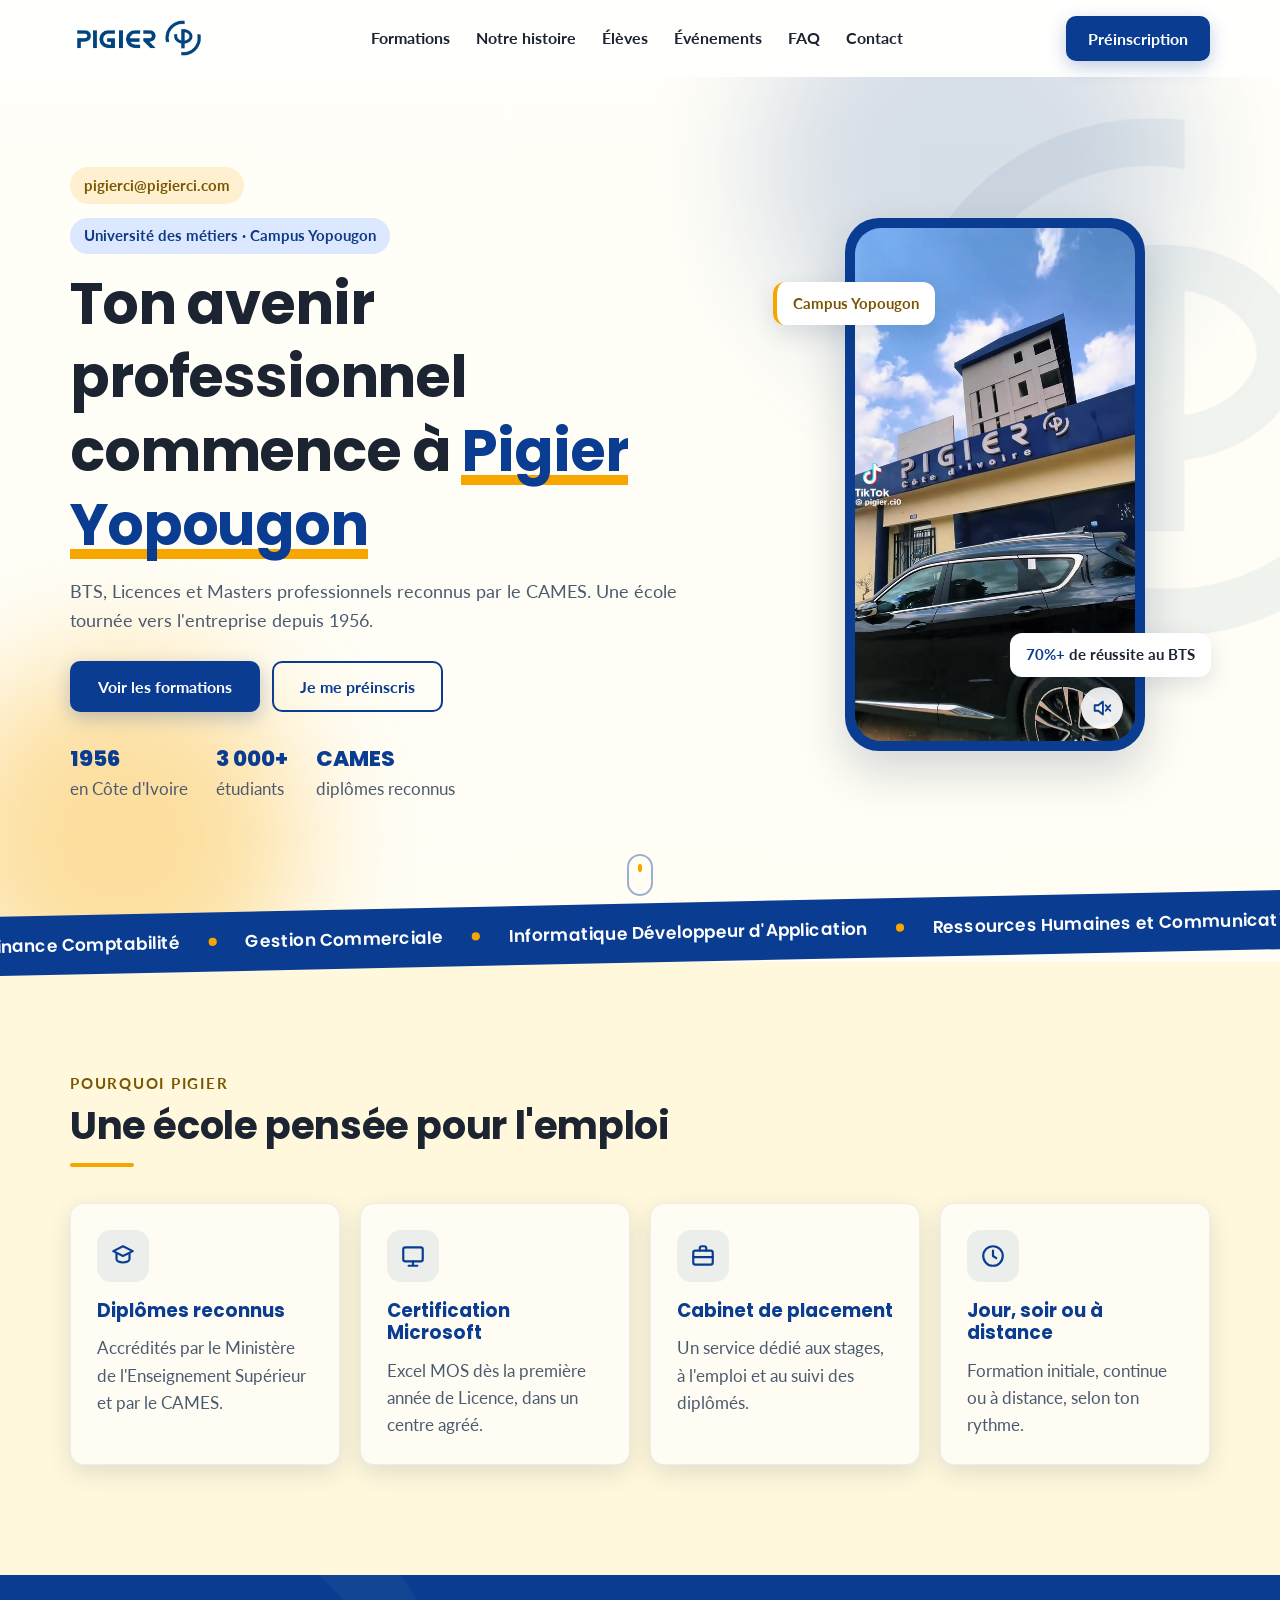
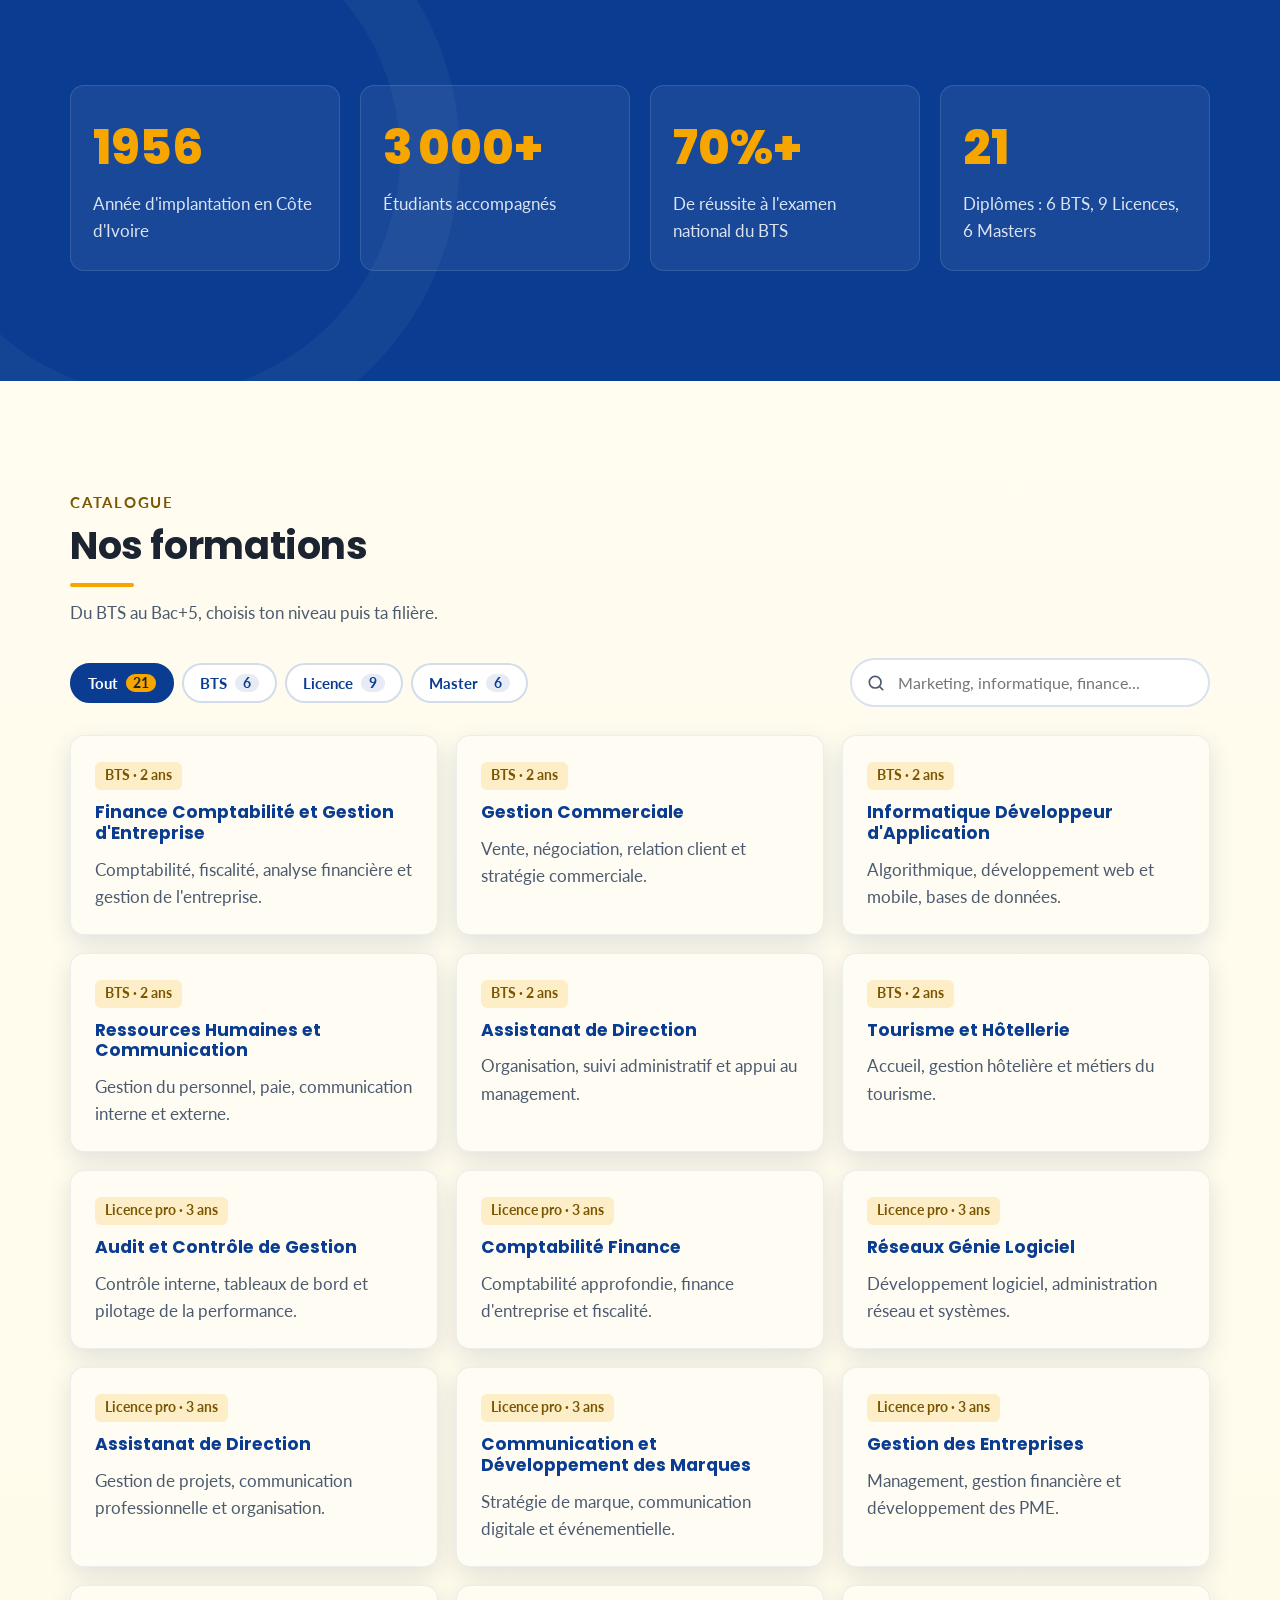
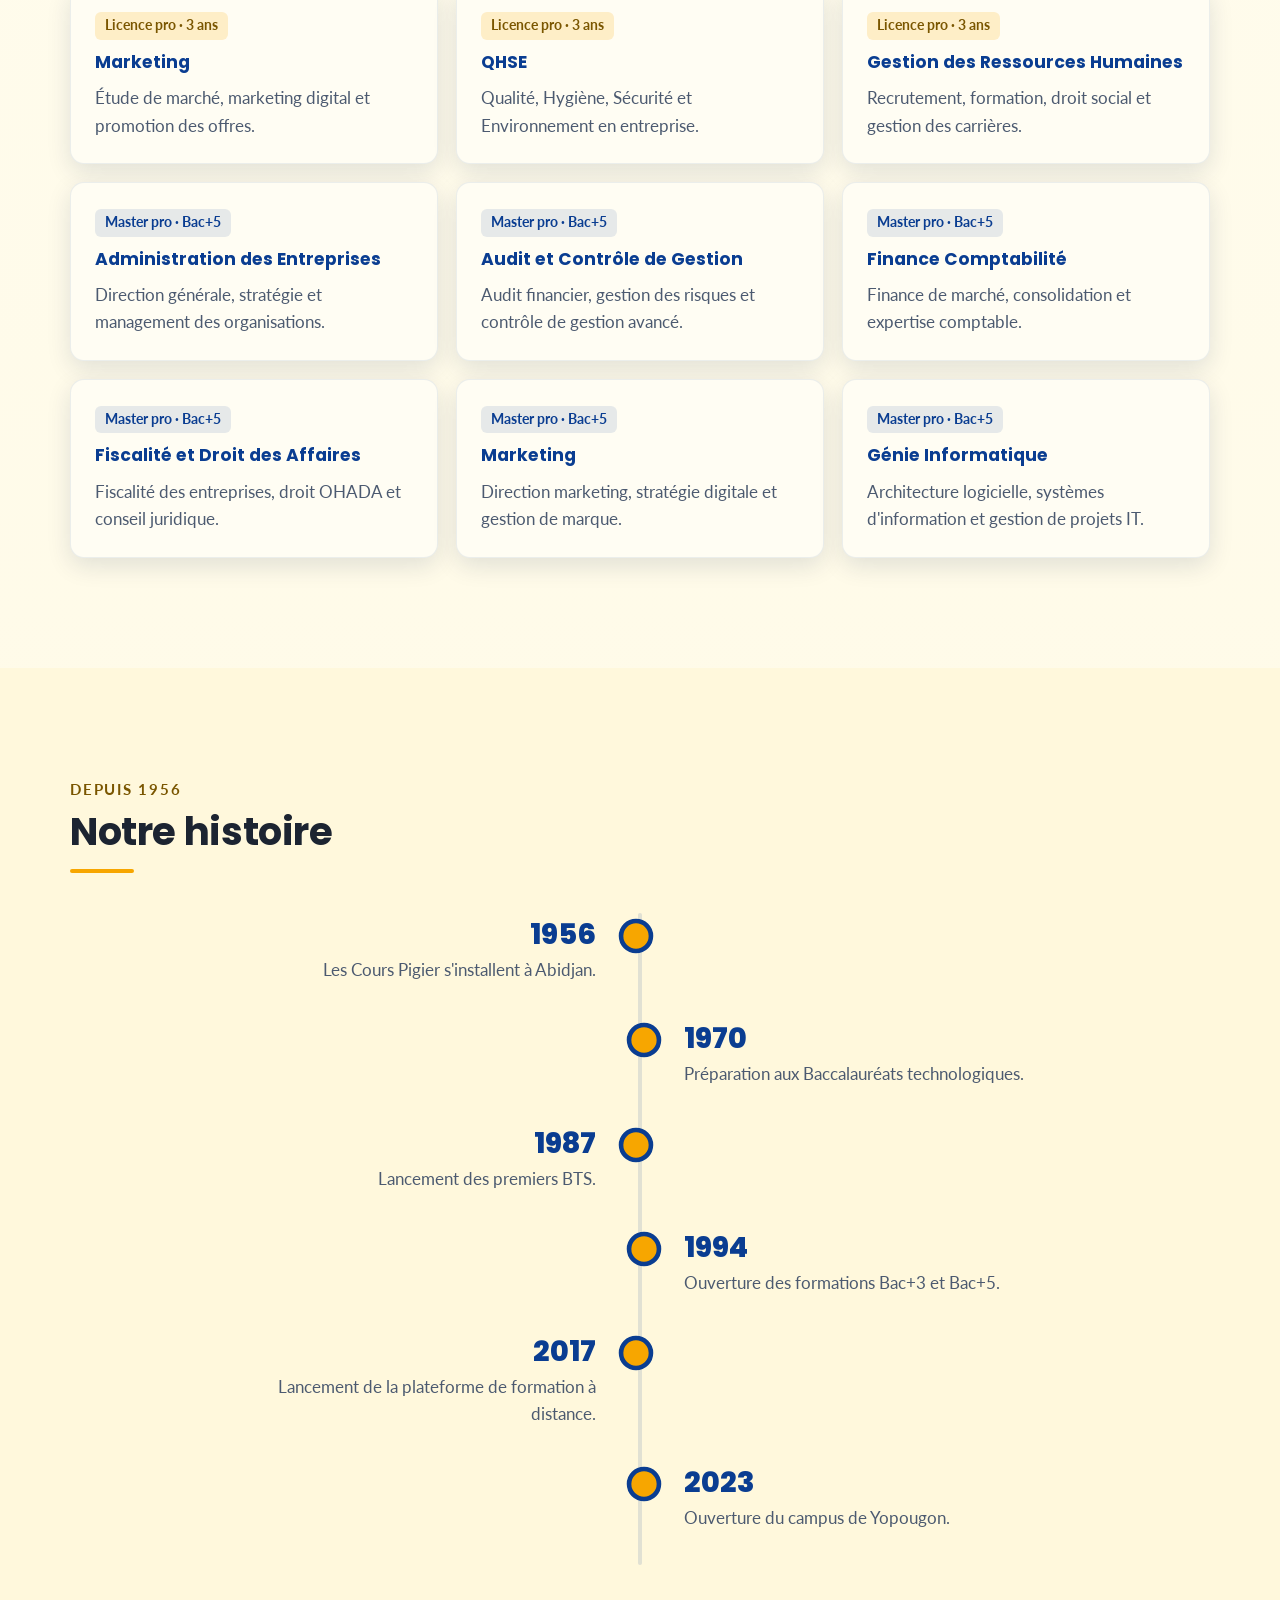
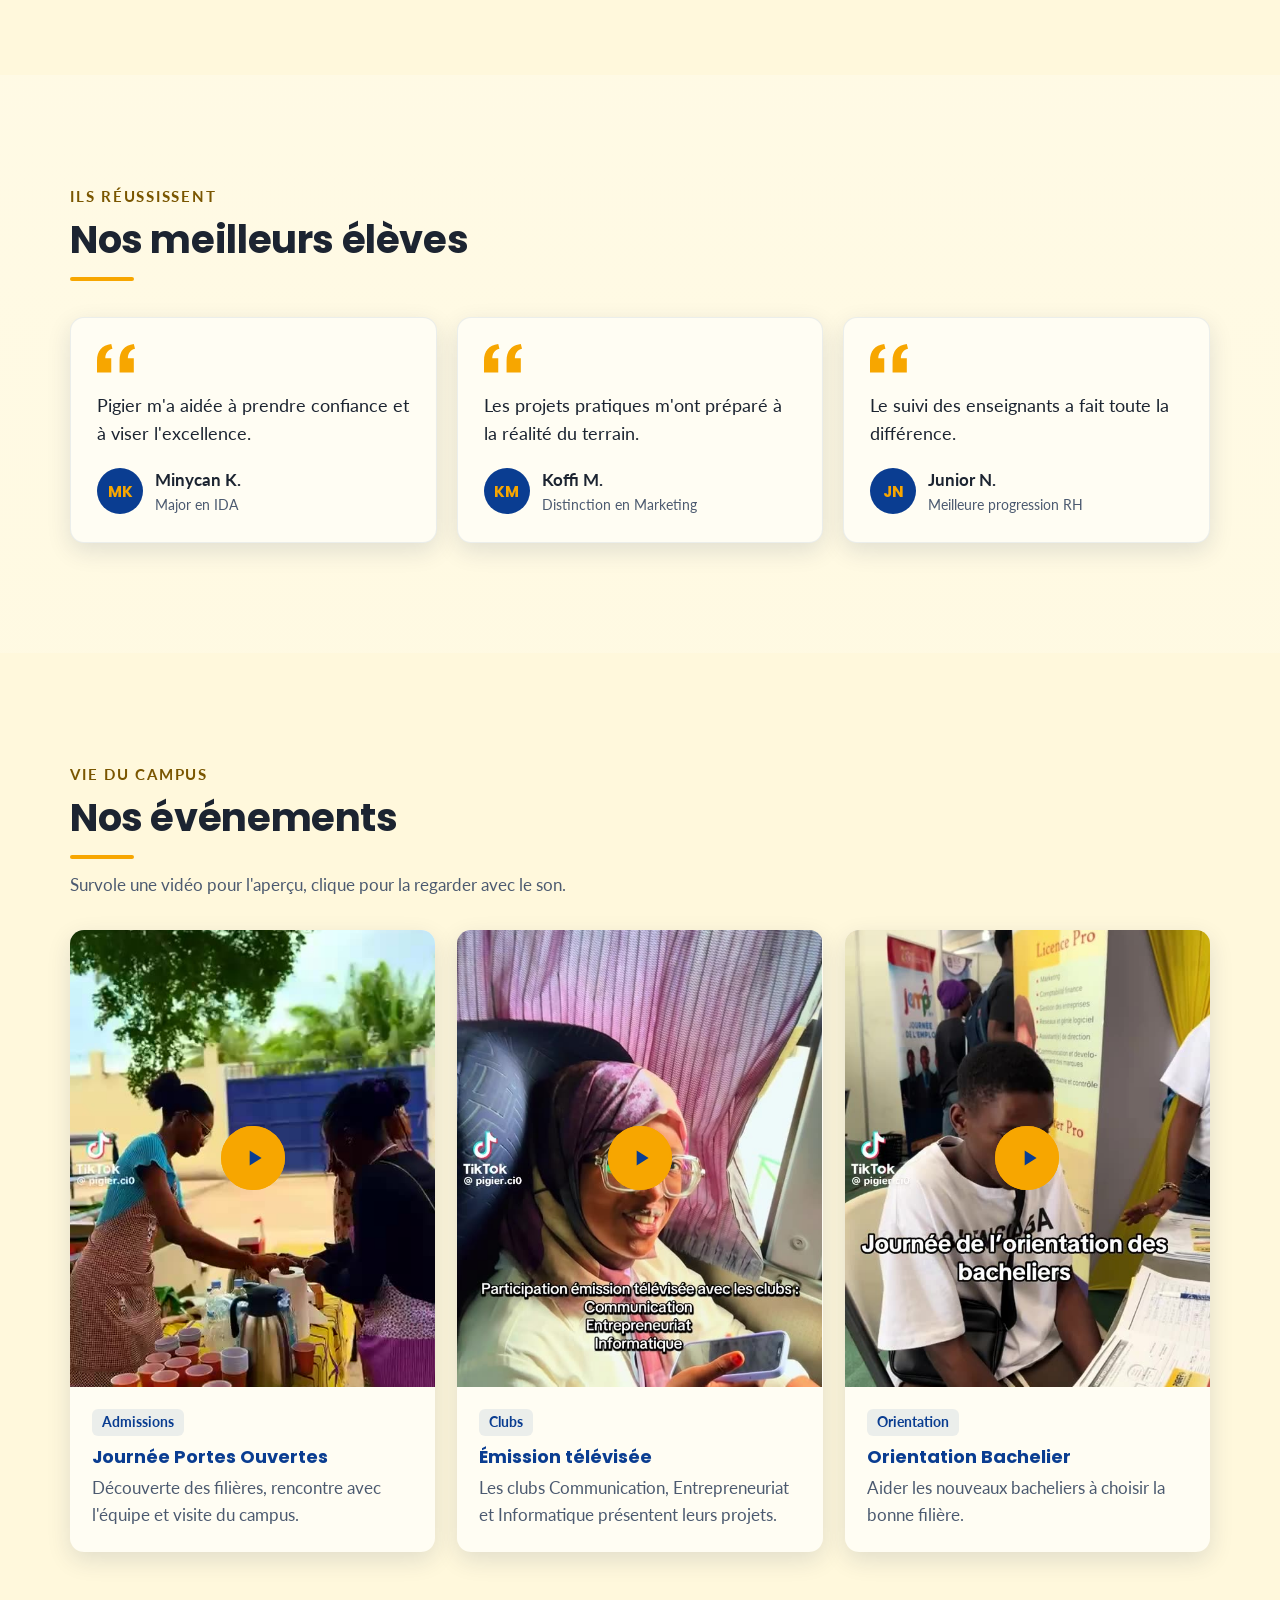
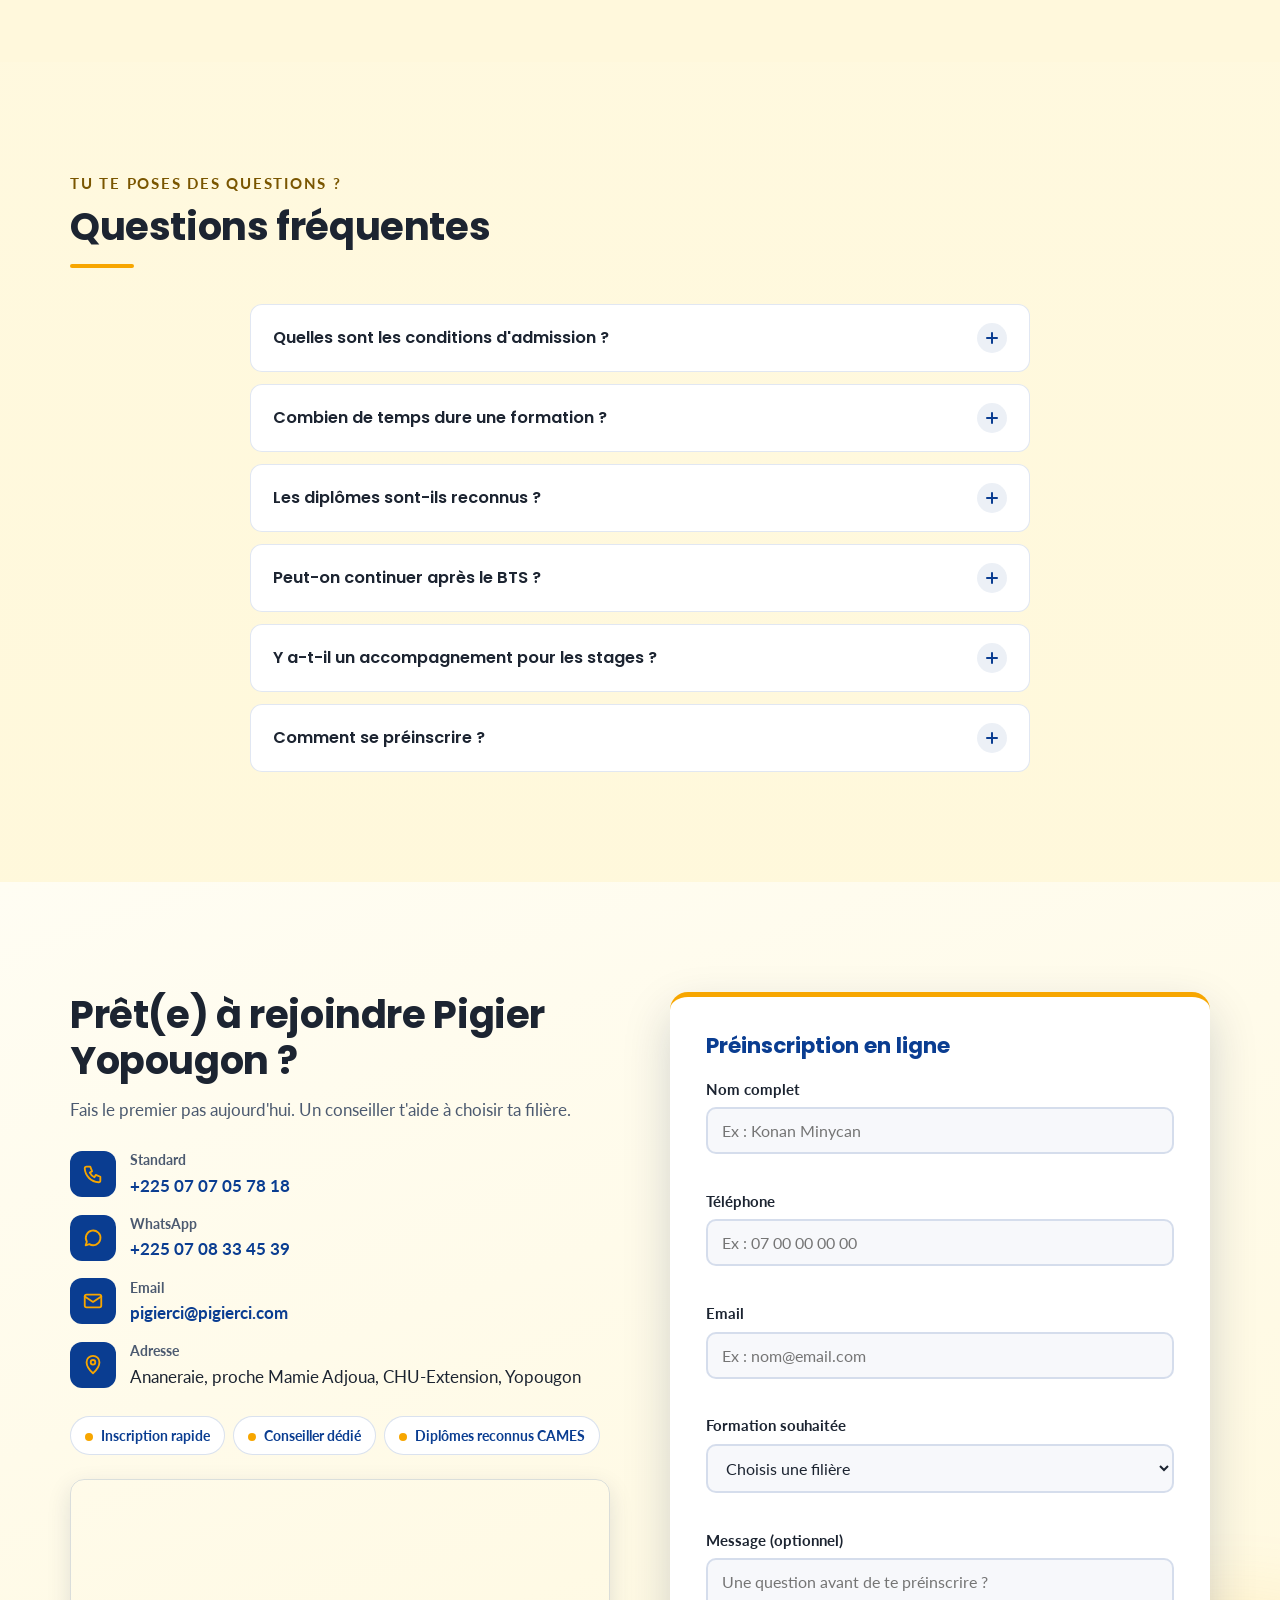
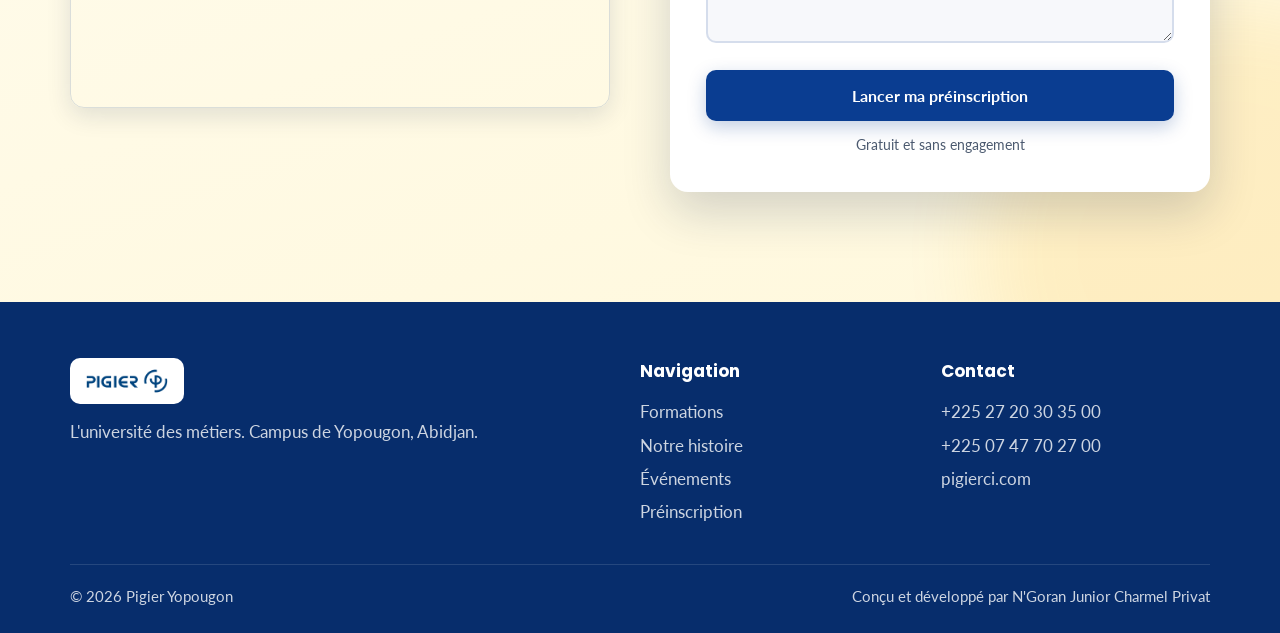
<file: index.html>
<!doctype html>
<html lang="fr">
  <head>
    <meta charset="UTF-8" />
    <meta name="viewport" content="width=device-width, initial-scale=1.0" />
    <meta name="description" content="Pigier Yopougon : BTS, Licences et Masters professionnels reconnus par le CAMES. Formations en gestion et en informatique à Abidjan depuis 1956." />
    <meta name="theme-color" content="#0a3d91" />
    <meta property="og:title" content="Pigier Yopougon | L'université des métiers" />
    <meta property="og:description" content="BTS, Licences et Masters professionnels à Yopougon. Préinscription en ligne." />
    <meta property="og:image" content="images/poster1.jpg" />
    <title>Pigier Yopougon | Formations BTS, Licence, Master et préinscription</title>

    <link rel="icon" type="image/x-icon" href="favicon.ico" />
    <link rel="apple-touch-icon" href="apple-touch-icon.png" />

    <!-- Polices : Poppins pour les titres, Lato pour le texte -->
    <link rel="preconnect" href="https://fonts.googleapis.com" />
    <link rel="preconnect" href="https://fonts.gstatic.com" crossorigin />
    <link href="https://fonts.googleapis.com/css2?family=Lato:wght@400;700&family=Poppins:wght@500;600;700;800&display=swap" rel="stylesheet" />
    <link rel="stylesheet" href="styles.css" />
    <!-- Signale que JavaScript est actif : les animations peuvent préparer leurs éléments -->
    <script>document.documentElement.classList.add("js");</script>
  </head>

  <body class="is-loading">
    <!-- Ecran de chargement : l'emblème tourne pendant que la page se prépare -->
    <div class="loader" id="loader" aria-hidden="true">
      <img class="loader-emblem" src="images/embleme.png" alt="" />
      <span class="loader-bar"><span></span></span>
    </div>

    <!-- Barre de progression de lecture (largeur pilotée par script.js) -->
    <div class="scroll-progress" id="scroll-progress"></div>

    <a class="skip-link" href="#contenu">Aller au contenu</a>

    <!-- ===================== EN-TETE ===================== -->
    <header class="site-header" id="header">
      <div class="container nav-wrap">
        <a class="logo" href="#accueil" aria-label="Pigier, retour à l'accueil">
          <img src="logo2.png" alt="Pigier Côte d'Ivoire" width="156" height="52" />
        </a>

        <nav class="nav" id="nav" aria-label="Navigation principale">
          <a href="#formations">Formations</a>
          <a href="#histoire">Notre histoire</a>
          <a href="#eleves">Élèves</a>
          <a href="#evenements">Événements</a>
          <a href="#faq">FAQ</a>
          <a href="#contact">Contact</a>
          <!-- Trait jaune qui glisse sous le lien actif -->
          <span class="nav-indicator" aria-hidden="true"></span>
        </nav>

        <a class="btn btn-primary btn-preinscription magnetic" href="#contact">Préinscription</a>

        <button class="burger" id="burger-btn" type="button" aria-label="Ouvrir le menu" aria-expanded="false" aria-controls="nav">
          <span></span><span></span><span></span>
        </button>
      </div>
    </header>

    <main id="accueil">
      <!-- ===================== HERO ===================== -->
      <section class="hero" id="contenu">
        <!-- Formes décoratives qui bougent doucement en arrière-plan -->
        <div class="hero-bg" aria-hidden="true">
          <span class="blob blob-blue" data-parallax="0.15"></span>
          <span class="blob blob-yellow" data-parallax="-0.1"></span>
          <img class="hero-emblem" src="images/embleme.png" alt="" data-parallax="0.25" />
        </div>

        <div class="container hero-grid">
          <div class="hero-text">
            <a class="hero-email" href="mailto:pigierci@pigierci.com" data-reveal="up">pigierci@pigierci.com</a>
            <p class="badge" data-reveal="up">Université des métiers · Campus Yopougon</p>

            <!-- Chaque mot est découpé par script.js pour monter l'un après l'autre -->
            <h1 class="split-title">Ton avenir professionnel commence à <span class="highlight">Pigier Yopougon</span></h1>

            <p class="lead" data-reveal="up">
              BTS, Licences et Masters professionnels reconnus par le CAMES.
              Une école tournée vers l'entreprise depuis 1956.
            </p>

            <div class="actions" data-reveal="up">
              <a class="btn btn-primary btn-lg magnetic" href="#formations">Voir les formations</a>
              <a class="btn btn-ghost btn-lg magnetic" href="#contact">Je me préinscris</a>
            </div>

            <ul class="hero-proof" data-reveal="up">
              <li><strong>1956</strong> en Côte d'Ivoire</li>
              <li><strong>3 000+</strong> étudiants</li>
              <li><strong>CAMES</strong> diplômes reconnus</li>
            </ul>
          </div>

          <!-- Vidéo du campus dans un cadre façon téléphone -->
          <div class="hero-media" data-reveal="scale">
            <div class="phone tilt">
              <video class="hero-video" autoplay muted loop playsinline preload="metadata" poster="images/poster1.jpg" aria-label="Façade du campus Pigier Yopougon">
                <source src="video/video1.mp4" type="video/mp4" />
              </video>
              <button class="sound-toggle" type="button" aria-pressed="false" aria-label="Activer le son">
                <svg viewBox="0 0 24 24" aria-hidden="true"><path d="M4 9v6h4l5 4V5L8 9H4z"/><path class="sound-off" d="M16 9l5 6M21 9l-5 6"/><path class="sound-on" d="M16 8.5a5 5 0 0 1 0 7M18.5 6a8.5 8.5 0 0 1 0 12"/></svg>
              </button>
            </div>
            <span class="float-chip chip-1">Campus Yopougon</span>
            <span class="float-chip chip-2"><strong>70%+</strong> de réussite au BTS</span>
          </div>
        </div>

        <a class="scroll-hint" href="#atouts" aria-label="Descendre vers la suite"><span></span></a>
      </section>

      <!-- ===================== BANDEAU DEFILANT ===================== -->
      <div class="marquee" aria-hidden="true">
        <div class="marquee-track">
          <span>Finance Comptabilité</span><span>Gestion Commerciale</span><span>Informatique Développeur d'Application</span><span>Ressources Humaines et Communication</span><span>Assistanat de Direction</span><span>Tourisme et Hôtellerie</span><span>Marketing</span><span>Audit et Contrôle de Gestion</span><span>Réseaux Génie Logiciel</span><span>QHSE</span>
        </div>
      </div>

      <!-- ===================== ATOUTS ===================== -->
      <section class="section alt" id="atouts">
        <div class="container">
          <p class="eyebrow" data-reveal="up">Pourquoi Pigier</p>
          <h2 class="section-title" data-reveal="up">Une école pensée pour l'emploi</h2>

          <div class="cards-4" data-stagger>
            <article class="card spotlight" data-reveal="up">
              <span class="card-icon"><svg viewBox="0 0 24 24"><path d="M12 3l9 4.5-9 4.5-9-4.5L12 3z"/><path d="M6 10v5c0 1.7 2.7 3 6 3s6-1.3 6-3v-5"/></svg></span>
              <h3>Diplômes reconnus</h3>
              <p>Accrédités par le Ministère de l'Enseignement Supérieur et par le CAMES.</p>
            </article>
            <article class="card spotlight" data-reveal="up">
              <span class="card-icon"><svg viewBox="0 0 24 24"><rect x="3" y="4" width="18" height="13" rx="2"/><path d="M8 21h8M12 17v4"/></svg></span>
              <h3>Certification Microsoft</h3>
              <p>Excel MOS dès la première année de Licence, dans un centre agréé.</p>
            </article>
            <article class="card spotlight" data-reveal="up">
              <span class="card-icon"><svg viewBox="0 0 24 24"><rect x="3" y="7" width="18" height="13" rx="2"/><path d="M9 7V5a2 2 0 0 1 2-2h2a2 2 0 0 1 2 2v2M3 13h18"/></svg></span>
              <h3>Cabinet de placement</h3>
              <p>Un service dédié aux stages, à l'emploi et au suivi des diplômés.</p>
            </article>
            <article class="card spotlight" data-reveal="up">
              <span class="card-icon"><svg viewBox="0 0 24 24"><circle cx="12" cy="12" r="9"/><path d="M12 7v5l3 2"/></svg></span>
              <h3>Jour, soir ou à distance</h3>
              <p>Formation initiale, continue ou à distance, selon ton rythme.</p>
            </article>
          </div>
        </div>
      </section>

      <!-- ===================== CHIFFRES ===================== -->
      <section class="section stats-section" id="resultats">
        <div class="container">
          <div class="stats" data-stagger>
            <article class="stat-card" data-reveal="up">
              <p class="stat-number" data-count="1956" data-format="plain">1956</p>
              <p class="stat-label">Année d'implantation en Côte d'Ivoire</p>
            </article>
            <article class="stat-card" data-reveal="up">
              <p class="stat-number" data-count="3000" data-suffix="+">3 000+</p>
              <p class="stat-label">Étudiants accompagnés</p>
            </article>
            <article class="stat-card" data-reveal="up">
              <p class="stat-number" data-count="70" data-suffix="%+">70%+</p>
              <p class="stat-label">De réussite à l'examen national du BTS</p>
            </article>
            <article class="stat-card" data-reveal="up">
              <p class="stat-number" data-count="21">21</p>
              <p class="stat-label">Diplômes : 6 BTS, 9 Licences, 6 Masters</p>
            </article>
          </div>
        </div>
      </section>

      <!-- ===================== FORMATIONS ===================== -->
      <section class="section" id="formations">
        <div class="container">
          <p class="eyebrow" data-reveal="up">Catalogue</p>
          <h2 class="section-title" data-reveal="up">Nos formations</h2>
          <p class="section-intro" data-reveal="up">Du BTS au Bac+5, choisis ton niveau puis ta filière.</p>

          <!-- Filtres par niveau + recherche (gérés dans script.js) -->
          <div class="catalog-tools" data-reveal="up">
            <div class="chips" role="group" aria-label="Filtrer par niveau">
              <button class="chip is-active" type="button" data-filter="all" aria-pressed="true">Tout <span class="chip-count"></span></button>
              <button class="chip" type="button" data-filter="bts" aria-pressed="false">BTS <span class="chip-count"></span></button>
              <button class="chip" type="button" data-filter="licence" aria-pressed="false">Licence <span class="chip-count"></span></button>
              <button class="chip" type="button" data-filter="master" aria-pressed="false">Master <span class="chip-count"></span></button>
            </div>
            <label class="search">
              <span class="sr-only">Rechercher une formation</span>
              <svg viewBox="0 0 24 24" aria-hidden="true"><circle cx="11" cy="11" r="7"/><path d="M20 20l-3.5-3.5"/></svg>
              <input type="search" id="formation-search" placeholder="Marketing, informatique, finance..." autocomplete="off" />
            </label>
          </div>

          <div class="formations-grid" id="formations-grid">
            <!-- BTS : 2 ans après le Bac -->
            <article class="formation spotlight" data-level="bts">
              <span class="level">BTS · 2 ans</span>
              <h3>Finance Comptabilité et Gestion d'Entreprise</h3>
              <p>Comptabilité, fiscalité, analyse financière et gestion de l'entreprise.</p>
            </article>
            <article class="formation spotlight" data-level="bts">
              <span class="level">BTS · 2 ans</span>
              <h3>Gestion Commerciale</h3>
              <p>Vente, négociation, relation client et stratégie commerciale.</p>
            </article>
            <article class="formation spotlight" data-level="bts">
              <span class="level">BTS · 2 ans</span>
              <h3>Informatique Développeur d'Application</h3>
              <p>Algorithmique, développement web et mobile, bases de données.</p>
            </article>
            <article class="formation spotlight" data-level="bts">
              <span class="level">BTS · 2 ans</span>
              <h3>Ressources Humaines et Communication</h3>
              <p>Gestion du personnel, paie, communication interne et externe.</p>
            </article>
            <article class="formation spotlight" data-level="bts">
              <span class="level">BTS · 2 ans</span>
              <h3>Assistanat de Direction</h3>
              <p>Organisation, suivi administratif et appui au management.</p>
            </article>
            <article class="formation spotlight" data-level="bts">
              <span class="level">BTS · 2 ans</span>
              <h3>Tourisme et Hôtellerie</h3>
              <p>Accueil, gestion hôtelière et métiers du tourisme.</p>
            </article>

            <!-- Licences professionnelles : 3 ans, 180 crédits LMD -->
            <article class="formation spotlight" data-level="licence">
              <span class="level">Licence pro · 3 ans</span>
              <h3>Audit et Contrôle de Gestion</h3>
              <p>Contrôle interne, tableaux de bord et pilotage de la performance.</p>
            </article>
            <article class="formation spotlight" data-level="licence">
              <span class="level">Licence pro · 3 ans</span>
              <h3>Comptabilité Finance</h3>
              <p>Comptabilité approfondie, finance d'entreprise et fiscalité.</p>
            </article>
            <article class="formation spotlight" data-level="licence">
              <span class="level">Licence pro · 3 ans</span>
              <h3>Réseaux Génie Logiciel</h3>
              <p>Développement logiciel, administration réseau et systèmes.</p>
            </article>
            <article class="formation spotlight" data-level="licence">
              <span class="level">Licence pro · 3 ans</span>
              <h3>Assistanat de Direction</h3>
              <p>Gestion de projets, communication professionnelle et organisation.</p>
            </article>
            <article class="formation spotlight" data-level="licence">
              <span class="level">Licence pro · 3 ans</span>
              <h3>Communication et Développement des Marques</h3>
              <p>Stratégie de marque, communication digitale et événementielle.</p>
            </article>
            <article class="formation spotlight" data-level="licence">
              <span class="level">Licence pro · 3 ans</span>
              <h3>Gestion des Entreprises</h3>
              <p>Management, gestion financière et développement des PME.</p>
            </article>
            <article class="formation spotlight" data-level="licence">
              <span class="level">Licence pro · 3 ans</span>
              <h3>Marketing</h3>
              <p>Étude de marché, marketing digital et promotion des offres.</p>
            </article>
            <article class="formation spotlight" data-level="licence">
              <span class="level">Licence pro · 3 ans</span>
              <h3>QHSE</h3>
              <p>Qualité, Hygiène, Sécurité et Environnement en entreprise.</p>
            </article>
            <article class="formation spotlight" data-level="licence">
              <span class="level">Licence pro · 3 ans</span>
              <h3>Gestion des Ressources Humaines</h3>
              <p>Recrutement, formation, droit social et gestion des carrières.</p>
            </article>

            <!-- Masters professionnels : Bac+5 -->
            <article class="formation spotlight" data-level="master">
              <span class="level">Master pro · Bac+5</span>
              <h3>Administration des Entreprises</h3>
              <p>Direction générale, stratégie et management des organisations.</p>
            </article>
            <article class="formation spotlight" data-level="master">
              <span class="level">Master pro · Bac+5</span>
              <h3>Audit et Contrôle de Gestion</h3>
              <p>Audit financier, gestion des risques et contrôle de gestion avancé.</p>
            </article>
            <article class="formation spotlight" data-level="master">
              <span class="level">Master pro · Bac+5</span>
              <h3>Finance Comptabilité</h3>
              <p>Finance de marché, consolidation et expertise comptable.</p>
            </article>
            <article class="formation spotlight" data-level="master">
              <span class="level">Master pro · Bac+5</span>
              <h3>Fiscalité et Droit des Affaires</h3>
              <p>Fiscalité des entreprises, droit OHADA et conseil juridique.</p>
            </article>
            <article class="formation spotlight" data-level="master">
              <span class="level">Master pro · Bac+5</span>
              <h3>Marketing</h3>
              <p>Direction marketing, stratégie digitale et gestion de marque.</p>
            </article>
            <article class="formation spotlight" data-level="master">
              <span class="level">Master pro · Bac+5</span>
              <h3>Génie Informatique</h3>
              <p>Architecture logicielle, systèmes d'information et gestion de projets IT.</p>
            </article>
          </div>

          <p id="no-results" class="no-results" hidden>Aucune formation ne correspond à ta recherche.</p>
        </div>
      </section>

      <!-- ===================== HISTOIRE (frise) ===================== -->
      <section class="section alt" id="histoire">
        <div class="container">
          <p class="eyebrow" data-reveal="up">Depuis 1956</p>
          <h2 class="section-title" data-reveal="up">Notre histoire</h2>

          <!-- La ligne bleue se remplit au fil du défilement -->
          <ol class="timeline" id="timeline">
            <li class="timeline-line" aria-hidden="true"><span></span></li>
            <li class="step" data-reveal="left"><span class="year">1956</span><p>Les Cours Pigier s'installent à Abidjan.</p></li>
            <li class="step" data-reveal="right"><span class="year">1970</span><p>Préparation aux Baccalauréats technologiques.</p></li>
            <li class="step" data-reveal="left"><span class="year">1987</span><p>Lancement des premiers BTS.</p></li>
            <li class="step" data-reveal="right"><span class="year">1994</span><p>Ouverture des formations Bac+3 et Bac+5.</p></li>
            <li class="step" data-reveal="left"><span class="year">2017</span><p>Lancement de la plateforme de formation à distance.</p></li>
            <li class="step" data-reveal="right"><span class="year">2023</span><p>Ouverture du campus de Yopougon.</p></li>
          </ol>
        </div>
      </section>

      <!-- ===================== ELEVES ===================== -->
      <section class="section" id="eleves">
        <div class="container">
          <p class="eyebrow" data-reveal="up">Ils réussissent</p>
          <h2 class="section-title" data-reveal="up">Nos meilleurs élèves</h2>

          <div class="cards-3" data-stagger>
            <article class="card testimonial spotlight" data-reveal="up">
              <svg class="quote" viewBox="0 0 32 24" aria-hidden="true"><path d="M0 24V14C0 6 4 1 12 0l1 4c-4 1-6 4-6 8h5v12H0zm19 0V14c0-8 4-13 12-14l1 4c-4 1-6 4-6 8h5v12H19z"/></svg>
              <p>Pigier m'a aidée à prendre confiance et à viser l'excellence.</p>
              <footer><span class="avatar">MK</span><span><strong>Minycan K.</strong><small>Major en IDA</small></span></footer>
            </article>
            <article class="card testimonial spotlight" data-reveal="up">
              <svg class="quote" viewBox="0 0 32 24" aria-hidden="true"><path d="M0 24V14C0 6 4 1 12 0l1 4c-4 1-6 4-6 8h5v12H0zm19 0V14c0-8 4-13 12-14l1 4c-4 1-6 4-6 8h5v12H19z"/></svg>
              <p>Les projets pratiques m'ont préparé à la réalité du terrain.</p>
              <footer><span class="avatar">KM</span><span><strong>Koffi M.</strong><small>Distinction en Marketing</small></span></footer>
            </article>
            <article class="card testimonial spotlight" data-reveal="up">
              <svg class="quote" viewBox="0 0 32 24" aria-hidden="true"><path d="M0 24V14C0 6 4 1 12 0l1 4c-4 1-6 4-6 8h5v12H0zm19 0V14c0-8 4-13 12-14l1 4c-4 1-6 4-6 8h5v12H19z"/></svg>
              <p>Le suivi des enseignants a fait toute la différence.</p>
              <footer><span class="avatar">JN</span><span><strong>Junior N.</strong><small>Meilleure progression RH</small></span></footer>
            </article>
          </div>
        </div>
      </section>

      <!-- ===================== EVENEMENTS ===================== -->
      <section class="section alt" id="evenements">
        <div class="container">
          <p class="eyebrow" data-reveal="up">Vie du campus</p>
          <h2 class="section-title" data-reveal="up">Nos événements</h2>
          <p class="section-intro" data-reveal="up">Survole une vidéo pour l'aperçu, clique pour la regarder avec le son.</p>

          <!-- Une carte = un événement + sa vidéo. data-src sert à la fenêtre vidéo -->
          <div class="event-videos" data-stagger>
            <article class="video-card" data-reveal="up">
              <button class="video-thumb" type="button" data-src="video/video2.mp4" data-title="Journée Portes Ouvertes" aria-label="Regarder la vidéo Journée Portes Ouvertes">
                <video muted loop playsinline preload="none" poster="images/poster2.jpg"><source src="video/video2.mp4" type="video/mp4" /></video>
                <span class="play"><svg viewBox="0 0 24 24" aria-hidden="true"><path d="M8 5v14l11-7z"/></svg></span>
              </button>
              <div class="video-body">
                <span class="tag">Admissions</span>
                <h3>Journée Portes Ouvertes</h3>
                <p>Découverte des filières, rencontre avec l'équipe et visite du campus.</p>
              </div>
            </article>

            <article class="video-card" data-reveal="up">
              <button class="video-thumb" type="button" data-src="video/video4.mp4" data-title="Émission télévisée des clubs" aria-label="Regarder la vidéo Émission télévisée des clubs">
                <video muted loop playsinline preload="none" poster="images/poster4.jpg"><source src="video/video4.mp4" type="video/mp4" /></video>
                <span class="play"><svg viewBox="0 0 24 24" aria-hidden="true"><path d="M8 5v14l11-7z"/></svg></span>
              </button>
              <div class="video-body">
                <span class="tag">Clubs</span>
                <h3>Émission télévisée</h3>
                <p>Les clubs Communication, Entrepreneuriat et Informatique présentent leurs projets.</p>
              </div>
            </article>

            <article class="video-card" data-reveal="up">
              <button class="video-thumb" type="button" data-src="video/video3.mp4" data-title="Journée de l'Orientation Bachelier" aria-label="Regarder la vidéo Journée de l'Orientation Bachelier">
                <video muted loop playsinline preload="none" poster="images/poster3.jpg"><source src="video/video3.mp4" type="video/mp4" /></video>
                <span class="play"><svg viewBox="0 0 24 24" aria-hidden="true"><path d="M8 5v14l11-7z"/></svg></span>
              </button>
              <div class="video-body">
                <span class="tag">Orientation</span>
                <h3>Orientation Bachelier</h3>
                <p>Aider les nouveaux bacheliers à choisir la bonne filière.</p>
              </div>
            </article>
          </div>
        </div>
      </section>

      <!-- ===================== FAQ ===================== -->
      <section class="section" id="faq">
        <div class="container">
          <p class="eyebrow" data-reveal="up">Tu te poses des questions ?</p>
          <h2 class="section-title" data-reveal="up">Questions fréquentes</h2>

          <div class="faq-list" data-stagger>
            <div class="faq-item" data-reveal="up">
              <button class="faq-question" type="button">Quelles sont les conditions d'admission ?<span class="faq-icon" aria-hidden="true"></span></button>
              <div class="faq-answer"><div><p>Le BTS est accessible après le Bac. L'admission se fait sur étude du dossier et entretien de motivation.</p></div></div>
            </div>
            <div class="faq-item" data-reveal="up">
              <button class="faq-question" type="button">Combien de temps dure une formation ?<span class="faq-icon" aria-hidden="true"></span></button>
              <div class="faq-answer"><div><p>2 ans pour un BTS, 3 ans pour une Licence professionnelle (180 crédits LMD), puis 2 ans pour un Master.</p></div></div>
            </div>
            <div class="faq-item" data-reveal="up">
              <button class="faq-question" type="button">Les diplômes sont-ils reconnus ?<span class="faq-icon" aria-hidden="true"></span></button>
              <div class="faq-answer"><div><p>Oui. Ils sont accrédités par le Ministère de l'Enseignement Supérieur et de la Recherche Scientifique et par le CAMES.</p></div></div>
            </div>
            <div class="faq-item" data-reveal="up">
              <button class="faq-question" type="button">Peut-on continuer après le BTS ?<span class="faq-icon" aria-hidden="true"></span></button>
              <div class="faq-answer"><div><p>Oui, en Licence puis en Master, en formation initiale, continue ou à distance.</p></div></div>
            </div>
            <div class="faq-item" data-reveal="up">
              <button class="faq-question" type="button">Y a-t-il un accompagnement pour les stages ?<span class="faq-icon" aria-hidden="true"></span></button>
              <div class="faq-answer"><div><p>Le cabinet de placement de Pigier aide les étudiants à trouver stages et emplois, et suit les diplômés.</p></div></div>
            </div>
            <div class="faq-item" data-reveal="up">
              <button class="faq-question" type="button">Comment se préinscrire ?<span class="faq-icon" aria-hidden="true"></span></button>
              <div class="faq-answer"><div><p>Remplis le formulaire en bas de page : ta demande est envoyée sur WhatsApp en un clic. Tu peux aussi appeler le standard.</p></div></div>
            </div>
          </div>
        </div>
      </section>

      <!-- ===================== CONTACT ===================== -->
      <section class="section cta" id="contact">
        <div class="container cta-grid">
          <div class="cta-texte">
            <h2 data-reveal="up">Prêt(e) à rejoindre Pigier Yopougon ?</h2>
            <p data-reveal="up">Fais le premier pas aujourd'hui. Un conseiller t'aide à choisir ta filière.</p>

            <ul class="contact-infos" data-stagger>
              <li data-reveal="left">
                <span class="contact-icone"><svg viewBox="0 0 24 24"><path d="M5 4h4l2 5-2.5 1.5a11 11 0 0 0 5 5L15 13l5 2v4a2 2 0 0 1-2 2A16 16 0 0 1 3 6a2 2 0 0 1 2-2z"/></svg></span>
                <span><strong>Standard</strong><a href="tel:+2250707057818">+225 07 07 05 78 18</a></span>
              </li>
              <li data-reveal="left">
                <span class="contact-icone"><svg viewBox="0 0 24 24"><path d="M4 20l1.3-4A8 8 0 1 1 8 18.7L4 20z"/></svg></span>
                <span><strong>WhatsApp</strong><a href="https://wa.me/2250708334539" target="_blank" rel="noopener">+225 07 08 33 45 39</a></span>
              </li>
              <li data-reveal="left">
                <span class="contact-icone"><svg viewBox="0 0 24 24"><rect x="3" y="5" width="18" height="14" rx="2"/><path d="M3 7l9 6 9-6"/></svg></span>
                <span><strong>Email</strong><a href="mailto:pigierci@pigierci.com">pigierci@pigierci.com</a></span>
              </li>
              <li data-reveal="left">
                <span class="contact-icone"><svg viewBox="0 0 24 24"><path d="M12 21s-7-6.2-7-12a7 7 0 0 1 14 0c0 5.8-7 12-7 12z"/><circle cx="12" cy="9" r="2.5"/></svg></span>
                <span><strong>Adresse</strong>Ananeraie, proche Mamie Adjoua, CHU-Extension, Yopougon</span>
              </li>
            </ul>

            <div class="badges-confiance" data-reveal="up">
              <span class="badge-confiance">Inscription rapide</span>
              <span class="badge-confiance">Conseiller dédié</span>
              <span class="badge-confiance">Diplômes reconnus CAMES</span>
            </div>

            <div class="map-wrapper" data-reveal="up">
              <iframe src="https://www.google.com/maps?q=5.3623734,-4.0914334&z=17&output=embed" width="100%" height="220" style="border: 0" allowfullscreen loading="lazy" referrerpolicy="no-referrer-when-downgrade" title="Localisation de Pigier Yopougon"></iframe>
            </div>
          </div>

          <!-- Formulaire : valide les champs puis prépare le message WhatsApp -->
          <div class="form-zone" data-reveal="right">
            <form id="contact-form" class="contact-form" novalidate>
              <h3>Préinscription en ligne</h3>

              <div class="field">
                <label for="nom">Nom complet</label>
                <input id="nom" name="nom" type="text" placeholder="Ex : Konan Minycan" autocomplete="name" required minlength="3" />
                <span class="error" aria-live="polite"></span>
              </div>

              <div class="field">
                <label for="tel">Téléphone</label>
                <input id="tel" name="telephone" type="tel" placeholder="Ex : 07 00 00 00 00" autocomplete="tel" inputmode="tel" required pattern="^(\+?225)?\s?0[0-9](\s?[0-9]{2}){4}$" />
                <span class="error" aria-live="polite"></span>
              </div>

              <div class="field">
                <label for="email">Email</label>
                <input id="email" name="email" type="email" placeholder="Ex : nom@email.com" autocomplete="email" required />
                <span class="error" aria-live="polite"></span>
              </div>

              <div class="field">
                <label for="formation">Formation souhaitée</label>
                <select id="formation" name="formation" required>
                  <option value="" selected disabled>Choisis une filière</option>
                  <optgroup label="BTS">
                    <option>BTS Finance Comptabilité et Gestion d'Entreprise</option>
                    <option>BTS Gestion Commerciale</option>
                    <option>BTS Informatique Développeur d'Application</option>
                    <option>BTS Ressources Humaines et Communication</option>
                    <option>BTS Assistanat de Direction</option>
                    <option>BTS Tourisme et Hôtellerie</option>
                  </optgroup>
                  <optgroup label="Licence / Master">
                    <option>Licence professionnelle</option>
                    <option>Master professionnel</option>
                  </optgroup>
                </select>
                <span class="error" aria-live="polite"></span>
              </div>

              <div class="field">
                <label for="message">Message (optionnel)</label>
                <textarea id="message" name="message" rows="3" placeholder="Une question avant de te préinscrire ?"></textarea>
              </div>

              <button class="btn btn-primary btn-form" type="submit">
                <span class="btn-label">Lancer ma préinscription</span>
                <span class="spinner" aria-hidden="true"></span>
              </button>
              <p class="reassurance">Gratuit et sans engagement</p>
            </form>

            <!-- Affiché après validation, avec la coche animée -->
            <div id="contact-success" class="contact-success" hidden role="status" aria-live="polite">
              <svg class="check" viewBox="0 0 52 52" aria-hidden="true"><circle cx="26" cy="26" r="24"/><path d="M15 27l7 7 15-15"/></svg>
              <h3>Merci <span id="success-nom"></span> !</h3>
              <p>Ta demande est prête. Envoie-la sur WhatsApp pour qu'un conseiller te recontacte.</p>
              <a class="btn btn-primary" id="success-link" href="#" target="_blank" rel="noopener">Envoyer sur WhatsApp</a>
              <button class="btn btn-ghost" type="button" id="new-request">Nouvelle demande</button>
            </div>
          </div>
        </div>
      </section>
    </main>

    <!-- ===================== PIED DE PAGE ===================== -->
    <footer class="site-footer">
      <div class="container footer-grid">
        <div>
          <img class="footer-logo" src="logo2.png" alt="Pigier Côte d'Ivoire" width="150" height="50" />
          <p>L'université des métiers. Campus de Yopougon, Abidjan.</p>
        </div>
        <nav aria-label="Liens du pied de page">
          <strong>Navigation</strong>
          <a href="#formations">Formations</a>
          <a href="#histoire">Notre histoire</a>
          <a href="#evenements">Événements</a>
          <a href="#contact">Préinscription</a>
        </nav>
        <div>
          <strong>Contact</strong>
          <a href="tel:+2252720303500">+225 27 20 30 35 00</a>
          <a href="tel:+2250747702700">+225 07 47 70 27 00</a>
          <a href="https://www.pigierci.com/" target="_blank" rel="noopener">pigierci.com</a>
        </div>
      </div>
      <div class="container footer-bottom">
        <p>© <span id="year">2026</span> Pigier Yopougon</p>
        <p>Conçu et développé par N'Goran Junior Charmel Privat</p>
      </div>
    </footer>

    <!-- Bouton retour en haut avec anneau de progression -->
    <a class="back-to-top" id="back-to-top" href="#accueil" aria-label="Retour en haut">
      <svg viewBox="0 0 48 48" aria-hidden="true"><circle class="ring-bg" cx="24" cy="24" r="21"/><circle class="ring" cx="24" cy="24" r="21"/><path class="arrow" d="M24 31V17M18 23l6-6 6 6"/></svg>
    </a>

    <!-- Fenêtre vidéo plein écran (remplie par script.js) -->
    <dialog class="lightbox" id="lightbox" aria-label="Lecteur vidéo">
      <button class="lightbox-close" type="button" aria-label="Fermer la vidéo"><svg viewBox="0 0 24 24" aria-hidden="true"><path d="M6 6l12 12M18 6L6 18"/></svg></button>
      <video controls playsinline></video>
      <p class="lightbox-title"></p>
    </dialog>

    <script src="script.js"></script>
  </body>
</html>
</file>
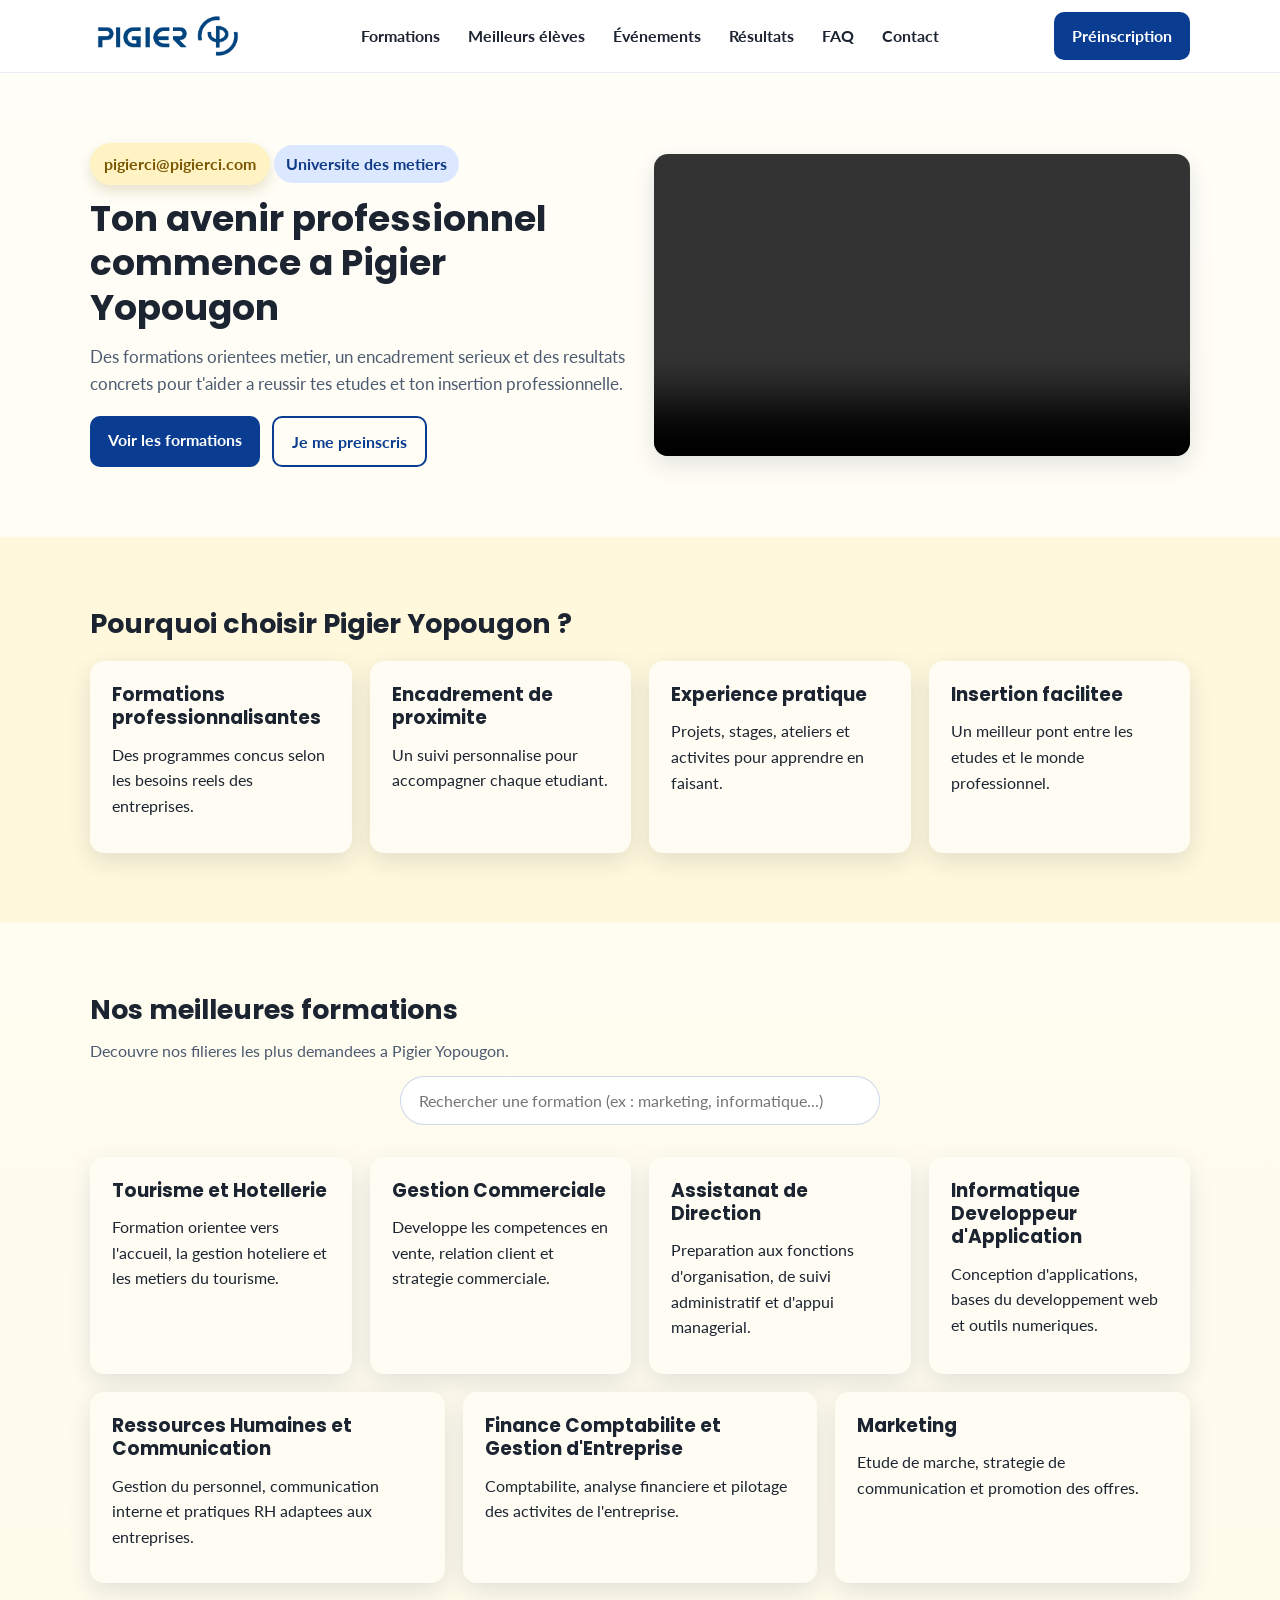
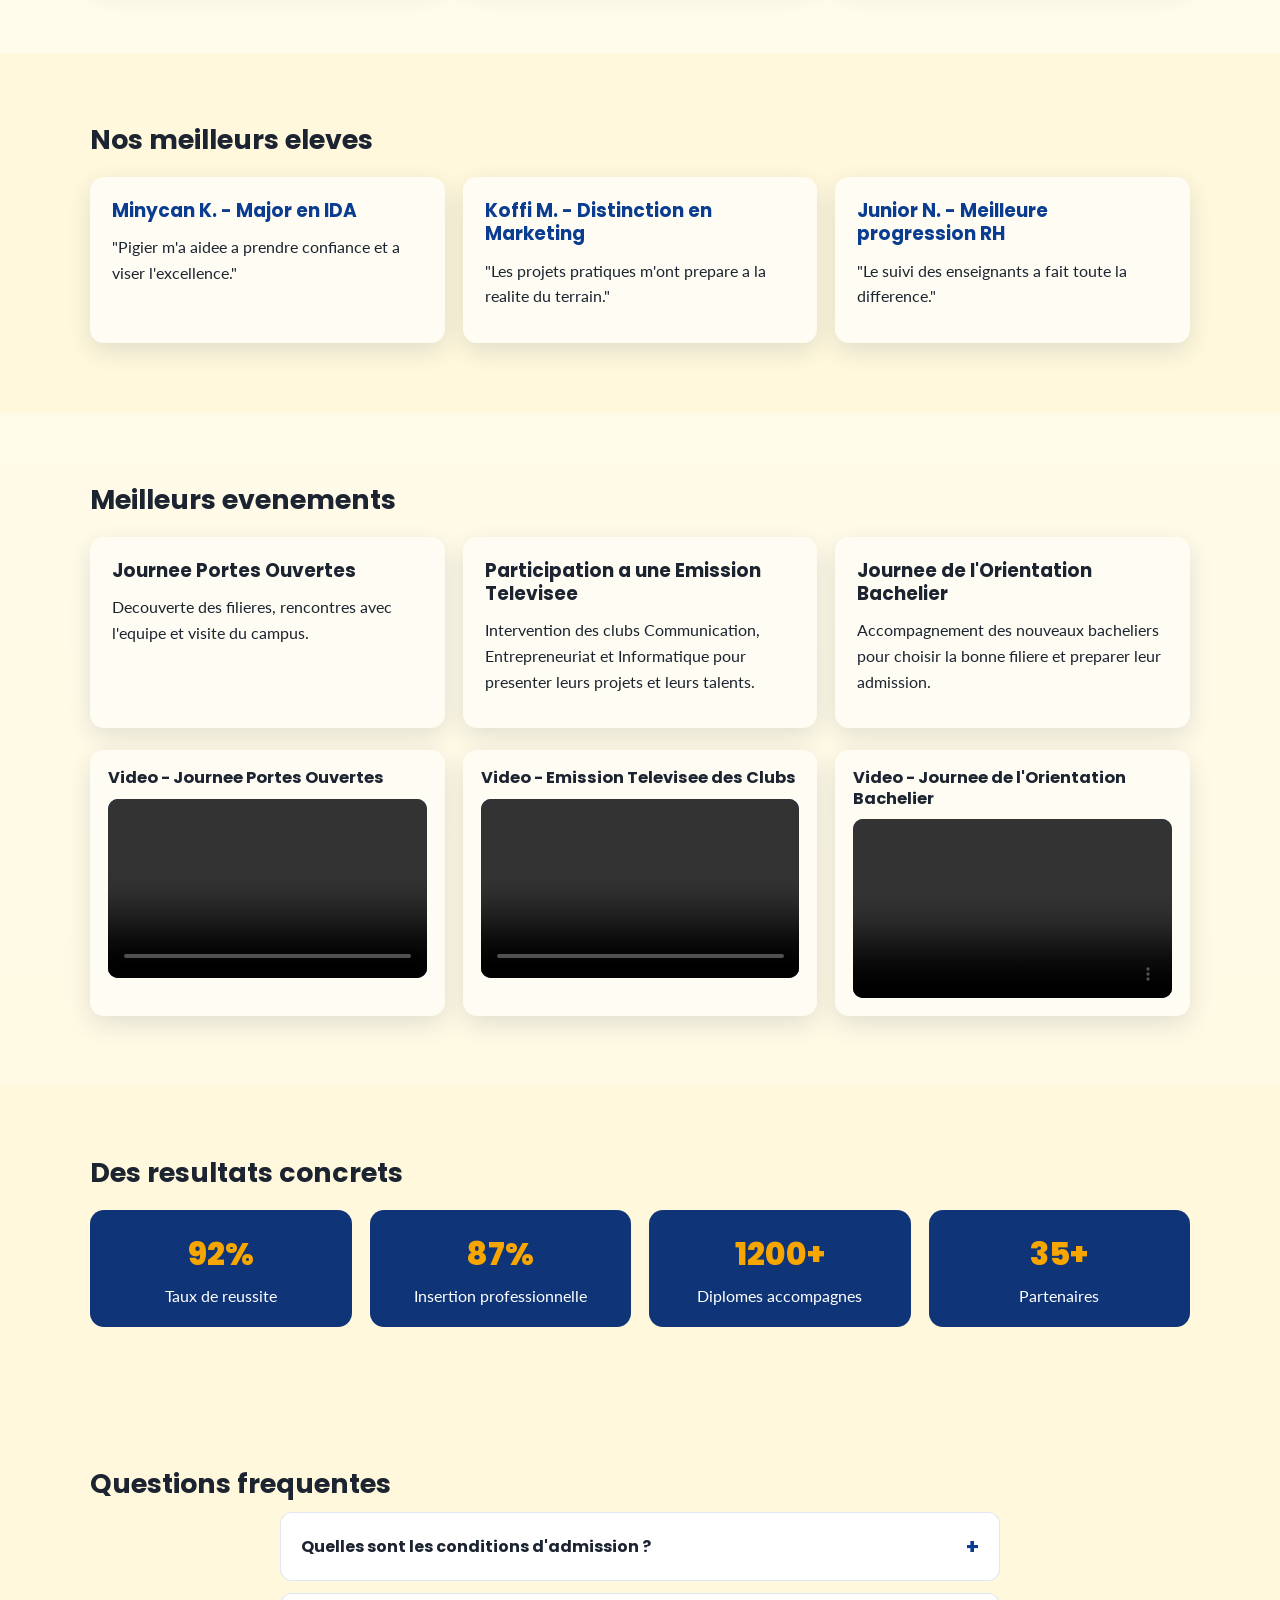
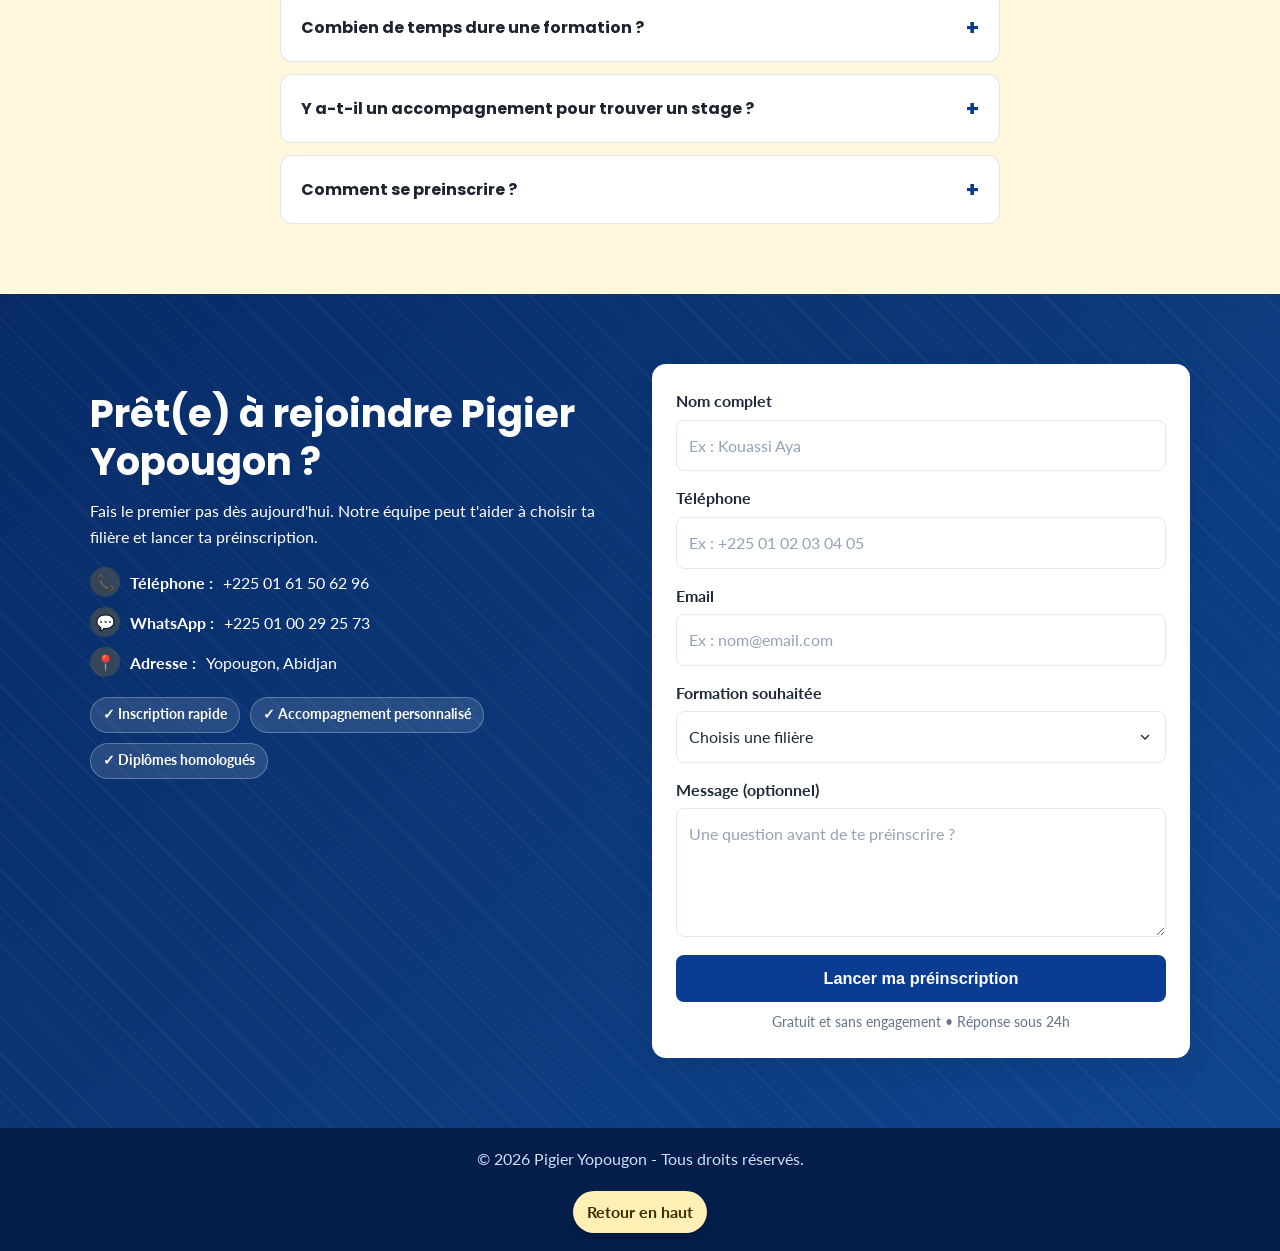
<file: pigier-connect/index.html>
﻿<!doctype html>
<html lang="fr">
  <head>
    <meta charset="UTF-8" />
    <meta name="viewport" content="width=device-width, initial-scale=1.0" />
    <meta name="description" content="Pigier Yopougon : formations orientées métier (BTS, Licence), encadrement sérieux et insertion professionnelle à Abidjan." />
    <title>Pigier Connect | Pigier Yopougon — Formations et Inscription</title>
    <!-- Petite icone affichee dans l'onglet du navigateur -->
    <link rel="icon" type="image/x-icon" href="favicon.ico" />
    <link rel="apple-touch-icon" href="apple-touch-icon.png" />
    <!-- Polices Google Fonts : Poppins pour les titres, Lato pour le texte -->
    <link rel="preconnect" href="https://fonts.googleapis.com" />
    <link rel="preconnect" href="https://fonts.gstatic.com" crossorigin />
    <link
      href="https://fonts.googleapis.com/css2?family=Lato:wght@400;700&family=Poppins:wght@600;700;800&display=swap"
      rel="stylesheet"
    />
    <link rel="stylesheet" href="./styles.css" />
  </head>

  <body>
    <!-- ============================================================
       EN-TETE / NAVIGATION
       Reste fixe en haut de la page (position: sticky, voir CSS)
       pour qu'on puisse naviguer facilement d'une section a l'autre.
  ============================================================ -->
    <header class="site-header">
      <div class="container nav-wrap">
        <a class="logo" href="#accueil">
          <img src="logo2.png" alt="Logo de pigier" />
        </a>
        <!-- Les liens du menu pointent vers les id des sections plus bas dans la page -->
        <nav class="nav" aria-label="Navigation principale">
          <a href="#formations">Formations</a>
          <a href="#eleves">Meilleurs élèves</a>
          <a href="#evenements">Événements</a>
          <a href="#resultats">Résultats</a>
          <a href="#faq">FAQ</a>
          <a href="#contact">Contact</a>
        </nav>
        <a class="btn btn-primary btn-preinscription" href="#contact">Préinscription</a>
        <!-- Bouton menu burger, visible seulement sur mobile (voir CSS) -->
        <button class="burger" id="burger-btn" aria-label="Ouvrir le menu">
          <span></span><span></span><span></span>
        </button>
      </div>
    </header>

    <main id="accueil">
      <!-- ============================================================
         SECTION HERO (bandeau d'accueil)
         Texte de presentation a gauche, video de presentation a droite.
         Utilise Flexbox (.hero-grid dans le CSS) pour mettre les deux
         blocs cote a cote, et l'un en dessous de l'autre sur mobile.
    ============================================================ -->
      <section class="hero section">
        <div class="container hero-grid">
          <div>
            <a class="hero-email" href="#contact">pigierci@pigierci.com</a>
            <p class="badge">Universite des metiers</p>
            <h1>Ton avenir professionnel commence a Pigier Yopougon</h1>
            <p class="lead">
              Des formations orientees metier, un encadrement serieux et des
              resultats concrets pour t'aider a reussir tes etudes et ton
              insertion professionnelle.
            </p>

            <div class="actions">
              <a class="btn btn-primary" href="#formations"
                >Voir les formations</a
              >
              <a class="btn btn-ghost" href="#contact">Je me preinscris</a>
            </div>
          </div>

          <!-- Video de presentation de l'ecole -->
          <div
            class="media-card"
            aria-label="Presentation video de Pigier Yopougon"
          >
            <video controls preload="metadata">
              <source src="video/video1.mp4" type="video/mp4" />
              Votre navigateur ne prend pas en charge la lecture video HTML5.
            </video>
          </div>
        </div>
      </section>

      <!-- ============================================================
         SECTION "POURQUOI CHOISIR PIGIER"
         4 cartes cote a cote (cards-4 en CSS = display: flex + wrap,
         pour qu'elles passent a la ligne automatiquement sur petit ecran)
    ============================================================ -->
      <section class="section alt">
        <div class="container">
          <h2>Pourquoi choisir Pigier Yopougon ?</h2>
          <div class="cards-4">
            <article class="card">
              <h3>Formations professionnalisantes</h3>
              <p>
                Des programmes concus selon les besoins reels des entreprises.
              </p>
            </article>
            <article class="card">
              <h3>Encadrement de proximite</h3>
              <p>Un suivi personnalise pour accompagner chaque etudiant.</p>
            </article>
            <article class="card">
              <h3>Experience pratique</h3>
              <p>
                Projets, stages, ateliers et activites pour apprendre en
                faisant.
              </p>
            </article>
            <article class="card">
              <h3>Insertion facilitee</h3>
              <p>
                Un meilleur pont entre les etudes et le monde professionnel.
              </p>
            </article>
          </div>
        </div>
      </section>

      <!-- ============================================================
         SECTION FORMATIONS
         Meme principe de cartes que la section precedente, mais avec
         7 filieres cette fois. Le id="formations" permet au menu du
         haut de scroller directement ici.
    ============================================================ -->
      <section id="formations" class="section">
        <div class="container">
          <h2>Nos meilleures formations</h2>
          <p class="section-intro">
            Decouvre nos filieres les plus demandees a Pigier Yopougon.
          </p>

          <!-- Champ de recherche : filtre les cartes ci-dessous via script.js -->
          <input
            type="text"
            id="formation-search"
            class="search-input"
            placeholder="Rechercher une formation (ex : marketing, informatique...)"
          />

          <div class="cards-4" id="formations-grid">
            <article class="card" data-title="Tourisme et Hotellerie">
              <h3>Tourisme et Hotellerie</h3>
              <p>
                Formation orientee vers l'accueil, la gestion hoteliere et les
                metiers du tourisme.
              </p>
            </article>
            <article class="card" data-title="Gestion Commerciale">
              <h3>Gestion Commerciale</h3>
              <p>
                Developpe les competences en vente, relation client et strategie
                commerciale.
              </p>
            </article>
            <article class="card" data-title="Assistanat de Direction">
              <h3>Assistanat de Direction</h3>
              <p>
                Preparation aux fonctions d'organisation, de suivi administratif
                et d'appui managerial.
              </p>
            </article>
            <article class="card" data-title="Informatique Developpeur d'Application">
              <h3>Informatique Developpeur d'Application</h3>
              <p>
                Conception d'applications, bases du developpement web et outils
                numeriques.
              </p>
            </article>
            <article class="card" data-title="Ressources Humaines et Communication">
              <h3>Ressources Humaines et Communication</h3>
              <p>
                Gestion du personnel, communication interne et pratiques RH
                adaptees aux entreprises.
              </p>
            </article>
            <article class="card" data-title="Finance Comptabilite et Gestion d'Entreprise">
              <h3>Finance Comptabilite et Gestion d'Entreprise</h3>
              <p>
                Comptabilite, analyse financiere et pilotage des activites de
                l'entreprise.
              </p>
            </article>
            <article class="card" data-title="Marketing">
              <h3>Marketing</h3>
              <p>
                Etude de marche, strategie de communication et promotion des
                offres.
              </p>
            </article>
          </div>

          <!-- Message affiché quand la recherche ne donne aucun résultat -->
          <p id="no-results" class="no-results" style="display: none;">
            Aucune formation ne correspond à ta recherche.
          </p>
        </div>
      </section>

      <!-- ============================================================
         SECTION MEILLEURS ELEVES
         3 temoignages presentes comme des cartes (cards-3 = memes
         cartes que cards-4, juste une taille flex differente en CSS
         pour qu'il y en ait 3 par ligne au lieu de 4)
    ============================================================ -->
      <section id="eleves" class="section alt">
        <div class="container">
          <h2>Nos meilleurs eleves</h2>
          <div class="cards-3">
            <article class="card profile">
              <h3>Minycan K. - Major en IDA</h3>
              <p>
                "Pigier m'a aidee a prendre confiance et a viser l'excellence."
              </p>
            </article>
            <article class="card profile">
              <h3>Koffi M. - Distinction en Marketing</h3>
              <p>
                "Les projets pratiques m'ont prepare a la realite du terrain."
              </p>
            </article>
            <article class="card profile">
              <h3>Junior N. - Meilleure progression RH</h3>
              <p>"Le suivi des enseignants a fait toute la difference."</p>
            </article>
          </div>
        </div>
      </section>

      <!-- ============================================================
         SECTION EVENEMENTS
         D'abord 3 cartes de description, puis en dessous les videos
         correspondantes dans des cartes separees (.event-videos).
         Les videos sont en "muted" + "data-hover-play" pour un futur
         effet de lecture au survol en JavaScript (pas encore fait ici).
    ============================================================ -->
      <section id="evenements" class="section">
        <div class="container">
          <h2>Meilleurs evenements</h2>
          <div class="cards-3">
            <article class="card">
              <h3>Journee Portes Ouvertes</h3>
              <p>
                Decouverte des filieres, rencontres avec l'equipe et visite du
                campus.
              </p>
            </article>
            <article class="card">
              <h3>Participation a une Emission Televisee</h3>
              <p>
                Intervention des clubs Communication, Entrepreneuriat et
                Informatique pour presenter leurs projets et leurs talents.
              </p>
            </article>
            <article class="card">
              <h3>Journee de l'Orientation Bachelier</h3>
              <p>
                Accompagnement des nouveaux bacheliers pour choisir la bonne
                filiere et preparer leur admission.
              </p>
            </article>
          </div>

          <!--
          VIDEOS DES EVENEMENTS:
          - Place tes videos dans le dossier du projet.
        -->
          <div class="event-videos">
            <article class="video-card">
              <h3>Video - Journee Portes Ouvertes</h3>
              <video controls preload="metadata" muted data-hover-play>
                <source src="video/video2.mp4" type="video/mp4" />
                Votre navigateur ne prend pas en charge la lecture video HTML5.
              </video>
            </article>

            <article class="video-card">
              <h3>Video - Emission Televisee des Clubs</h3>
              <video controls preload="metadata" muted data-hover-play>
                <source src="video/video4.mp4" type="video/mp4" />
                Votre navigateur ne prend pas en charge la lecture video HTML5.
              </video>
            </article>

            <article class="video-card">
              <h3>Video - Journee de l'Orientation Bachelier</h3>
              <video controls preload="metadata" muted data-hover-play>
                <source src="video/video3.mp4" type="video/mp4" />
                Votre navigateur ne prend pas en charge la lecture video HTML5.
              </video>
            </article>
          </div>
        </div>
      </section>

      <!-- ============================================================
         SECTION RESULTATS
         4 chiffres cles mis en avant. Le fond bleu fonce (.stat-card)
         est defini en CSS pour bien faire ressortir les chiffres.
    ============================================================ -->
      <section id="resultats" class="section alt">
        <div class="container">
          <h2>Des resultats concrets</h2>
          <div class="stats">
            <article class="stat-card">
              <p class="stat-number">92%</p>
              <p class="stat-label">Taux de reussite</p>
            </article>
            <article class="stat-card">
              <p class="stat-number">87%</p>
              <p class="stat-label">Insertion professionnelle</p>
            </article>
            <article class="stat-card">
              <p class="stat-number">1200+</p>
              <p class="stat-label">Diplomes accompagnes</p>
            </article>
            <article class="stat-card">
              <p class="stat-number">35+</p>
              <p class="stat-label">Partenaires</p>
            </article>
          </div>
          <!--
          IMPORTANT:
          Remplace ces chiffres par les vraies statistiques de Pigier Yopougon.
        --></div>
      </section>

      <!-- ============================================================
         SECTION FAQ
         Chaque question est un bouton : cliquer dessus affiche ou
         cache la reponse juste en dessous (voir script.js).
    ============================================================ -->
      <section id="faq" class="section alt">
        <div class="container">
          <h2>Questions frequentes</h2>

          <div class="faq-list">
            <div class="faq-item">
              <button class="faq-question">
                Quelles sont les conditions d'admission ?
                <span class="faq-icon">+</span>
              </button>
              <div class="faq-answer">
                <p>
                  L'admission se fait sur dossier (niveau Bac ou equivalent
                  selon la filiere) et un entretien de motivation avec l'equipe
                  pedagogique.
                </p>
              </div>
            </div>

            <div class="faq-item">
              <button class="faq-question">
                Combien de temps dure une formation ?
                <span class="faq-icon">+</span>
              </button>
              <div class="faq-answer">
                <p>
                  Cela depend de la filiere et du diplome vise (BTS, Licence) :
                  compte generalement entre 2 et 3 ans.
                </p>
              </div>
            </div>

            <div class="faq-item">
              <button class="faq-question">
                Y a-t-il un accompagnement pour trouver un stage ?
                <span class="faq-icon">+</span>
              </button>
              <div class="faq-answer">
                <p>
                  Oui, l'ecole accompagne les etudiants dans leur recherche de
                  stage grace a son reseau de partenaires entreprises.
                </p>
              </div>
            </div>

            <div class="faq-item">
              <button class="faq-question">
                Comment se preinscrire ?
                <span class="faq-icon">+</span>
              </button>
              <div class="faq-answer">
                <p>
                  En remplissant le formulaire en bas de cette page, ou en
                  contactant directement l'ecole par telephone ou WhatsApp.
                </p>
              </div>
            </div>
          </div>
        </div>
      </section>

      <!-- ============================================================
         SECTION CONTACT / APPEL A L'ACTION FINAL
         Texte + coordonnees a gauche, formulaire de preinscription a
         droite (cta-grid, encore du Flexbox pour la mise en page).
         Le formulaire est uniquement cote HTML : il ne bascule pas
         encore les donnees quelque part (voir commentaire plus bas).
    ============================================================ -->
      <section id="contact" class="section cta">
        <div class="container cta-grid">
          <div class="cta-texte">
            <h2>Prêt(e) à rejoindre Pigier Yopougon ?</h2>
            <p>
              Fais le premier pas dès aujourd'hui. Notre équipe peut t'aider à
              choisir ta filière et lancer ta préinscription.
            </p>

            <!-- Coordonnees avec petites icones pour aerer et hierarchiser visuellement -->
            <ul class="contact-infos">
              <li>
                <span class="contact-icone">📞</span
                ><strong>Téléphone :</strong> +225 01 61 50 62 96
              </li>
              <li>
                <span class="contact-icone">💬</span
                ><strong>WhatsApp :</strong> +225 01 00 29 25 73
              </li>
              <li>
                <span class="contact-icone">📍</span
                ><strong>Adresse :</strong> Yopougon, Abidjan
              </li>
            </ul>

            <!-- Badges de confiance : rassurent rapidement sans lire tout le texte -->
            <div class="badges-confiance">
              <span class="badge-confiance">✓ Inscription rapide</span>
              <span class="badge-confiance">✓ Accompagnement personnalisé</span>
              <span class="badge-confiance">✓ Diplômes homologués</span>
            </div>

            <!-- Carte Google Maps pour localiser l'ecole -->
            <!-- Coordonnees exactes de PIGIER Cote d'Ivoire, Antenne Yopougon -->
            <div class="map-wrapper">
              <iframe
                src="https://www.google.com/maps?q=5.3623734,-4.0914334&z=17&output=embed"
                width="100%"
                height="220"
                style="border: 0"
                allowfullscreen=""
                loading="lazy"
                referrerpolicy="no-referrer-when-downgrade"
                title="Localisation de Pigier Yopougon sur Google Maps"
              ></iframe>
            </div>
          </div>

          <!--
          Formulaire de preinscription.
          Sans backend, on ne peut pas encore envoyer un vrai email :
          le JS (script.js) affiche juste une confirmation a l'ecran.
          Pour un envoi reel plus tard : service gratuit type Formspree
          (il suffit de changer l'attribut "action" du formulaire).
        -->
          <form id="contact-form" class="contact-form" action="#" method="post">
            <label for="nom">Nom complet</label>
            <input
              id="nom"
              name="nom"
              type="text"
              placeholder="Ex : Kouassi Aya"
              required
            />

            <label for="tel">Téléphone</label>
            <input
              id="tel"
              name="telephone"
              type="tel"
              placeholder="Ex : +225 01 02 03 04 05"
              required
            />

            <label for="email">Email</label>
            <input
              id="email"
              name="email"
              type="email"
              placeholder="Ex : nom@email.com"
              required
            />

            <label for="formation">Formation souhaitée</label>
            <select id="formation" name="formation" required>
              <option value="" selected disabled>Choisis une filière</option>
              <option value="Tourisme et Hotellerie">
                Tourisme et Hôtellerie
              </option>
              <option value="Gestion Commerciale">Gestion Commerciale</option>
              <option value="Assistanat de Direction">
                Assistanat de Direction
              </option>
              <option value="Informatique Developpeur d'Application">
                Informatique Développeur d'Application
              </option>
              <option value="Ressources Humaines et Communication">
                Ressources Humaines et Communication
              </option>
              <option value="Finance Comptabilite et Gestion d'Entreprise">
                Finance Comptabilité et Gestion d'Entreprise
              </option>
              <option value="Marketing">Marketing</option>
            </select>

            <label for="message">Message (optionnel)</label>
            <textarea
              id="message"
              name="message"
              rows="4"
              placeholder="Une question avant de te préinscrire ?"
            ></textarea>

            <button class="btn btn-primary btn-form" type="submit">
              Lancer ma préinscription
            </button>
            <p class="reassurance">
              Gratuit et sans engagement • Réponse sous 24h
            </p>
          </form>

          <!-- Message affiché par le JS une fois le formulaire validé -->
          <div id="contact-success" class="contact-success" style="display: none;">
            <p class="badge">Préinscription reçue</p>
            <h3>Merci <span id="success-nom"></span> !</h3>
            <p>
              Ta demande a bien été enregistrée. Notre équipe te contactera
              sous 24h pour la suite de ton inscription.
            </p>
          </div>
        </div>
      </section>
    </main>

    <!--PIED DE PAGE -->
    <footer class="site-footer">
      <div class="container">
        <p>© 2026 Pigier Yopougon - Tous droits réservés.</p>
        <a class="back-to-top" href="#accueil">Retour en haut</a>
      </div>
    </footer>
    <script src="script.js"></script>
  </body>
</html>
</file>
<file: styles.css>
/* ============================================================
   PIGIER YOPOUGON - feuille de style
   Les couleurs d'origine du site sont gardées dans :root.
   Les animations sont regroupées par section, et toutes se
   coupent si l'utilisateur a demandé moins d'animations
   (voir prefers-reduced-motion tout en bas).
============================================================ */

/* ---------- Variables : couleurs Pigier d'origine ---------- */
:root {
  --bg: #f7f8fb;
  --surface: #fffdf3;
  --surface-alt: #fff8dc;
  --text: #1c2431;
  --muted: #4c5a70;
  --primary: #0a3d91;
  --primary-hover: #072d6c;
  --accent: #f7a600;
  --shadow: 0 8px 24px rgba(12, 33, 70, 0.12);
  --shadow-lg: 0 20px 48px rgba(12, 33, 70, 0.18);
  --radius: 14px;
  --ease-out: cubic-bezier(0.22, 1, 0.36, 1); /* départ rapide, arrivée douce */
  --ease-spring: cubic-bezier(0.34, 1.56, 0.64, 1); /* léger rebond */
  --header-h: 76px;
}

* {
  box-sizing: border-box;
}

html {
  overflow-x: clip; /* rien ne dépasse sur les côtés en mobile */
  scroll-behavior: smooth;
  scroll-padding-top: var(--header-h); /* le header ne cache pas les titres */
}

body {
  margin: 0;
  font-family: "Lato", sans-serif;
  font-size: 1.0625rem;
  color: var(--text);
  background: linear-gradient(180deg, #fffef8 0%, #fff7d6 100%);
  line-height: 1.6;
  overflow-x: clip;
}

/* Sans JavaScript, pas d'écran de chargement */
html:not(.js) .loader {
  display: none;
}

/* Pendant le chargement on bloque le défilement */
.js body.is-loading {
  overflow: hidden;
}

h1,
h2,
h3 {
  margin: 0 0 12px;
  font-family: "Poppins", sans-serif;
  line-height: 1.2;
}

h1 {
  font-size: clamp(2.2rem, 4.6vw, 3.6rem);
  letter-spacing: -0.02em;
}

h2 {
  font-size: clamp(1.7rem, 3vw, 2.5rem);
  letter-spacing: -0.01em;
}

p {
  margin: 0 0 12px;
}

a {
  color: var(--primary);
}

img,
video {
  max-width: 100%;
  display: block;
}

svg {
  fill: none;
  stroke: currentColor;
  stroke-width: 2;
  stroke-linecap: round;
  stroke-linejoin: round;
}

.container {
  width: min(1140px, 92%);
  margin: 0 auto;
}

.section {
  padding: clamp(64px, 9vw, 110px) 0;
  position: relative;
}

.alt {
  background: var(--surface-alt);
}

/* Texte lu uniquement par les lecteurs d'écran */
.sr-only {
  position: absolute;
  width: 1px;
  height: 1px;
  overflow: hidden;
  clip: rect(0 0 0 0);
  white-space: nowrap;
}

.skip-link {
  position: fixed;
  top: -60px;
  left: 16px;
  z-index: 200;
  padding: 10px 16px;
  border-radius: 8px;
  background: var(--primary);
  color: #fff;
  font-weight: 700;
  transition: top 0.2s;
}

.skip-link:focus {
  top: 12px;
}

/* Contour de focus bien visible au clavier, partout */
:focus-visible {
  outline: 3px solid var(--accent);
  outline-offset: 3px;
}

/* ============================================================
   ECRAN DE CHARGEMENT
============================================================ */
.loader {
  position: fixed;
  inset: 0;
  z-index: 300;
  display: grid;
  place-content: center;
  justify-items: center;
  gap: 22px;
  background: var(--surface);
  transition: clip-path 0.8s var(--ease-out), visibility 0.8s;
  clip-path: inset(0 0 0 0);
}

/* Le rideau remonte vers le haut quand la page est prête */
.loader.is-done {
  clip-path: inset(0 0 100% 0);
  visibility: hidden;
}

.loader-emblem {
  width: 84px;
  animation: spin-in 1.4s var(--ease-out) infinite;
}

.loader-bar {
  width: 140px;
  height: 4px;
  border-radius: 4px;
  background: rgba(10, 61, 145, 0.12);
  overflow: hidden;
}

.loader-bar span {
  display: block;
  height: 100%;
  width: 40%;
  background: var(--accent);
  border-radius: 4px;
  animation: loader-slide 1s ease-in-out infinite;
}

@keyframes spin-in {
  0% { transform: rotate(0) scale(0.9); }
  50% { transform: rotate(180deg) scale(1); }
  100% { transform: rotate(360deg) scale(0.9); }
}

@keyframes loader-slide {
  0% { transform: translateX(-100%); }
  100% { transform: translateX(260%); }
}

/* Barre jaune de progression de lecture */
.scroll-progress {
  position: fixed;
  top: 0;
  left: 0;
  z-index: 100;
  height: 3px;
  width: 100%;
  background: var(--accent);
  transform-origin: left;
  transform: scaleX(0);
}

/* ============================================================
   EN-TETE
============================================================ */
.site-header {
  position: sticky;
  top: 0;
  z-index: 50;
  backdrop-filter: blur(10px);
  background: rgba(255, 255, 255, 0.82);
  border-bottom: 1px solid transparent;
  transition: transform 0.4s var(--ease-out), box-shadow 0.3s, background 0.3s, border-color 0.3s;
}

/* Ajouté par script.js après quelques pixels de défilement */
.site-header.is-scrolled {
  background: rgba(255, 255, 255, 0.95);
  border-color: rgba(10, 61, 145, 0.1);
  box-shadow: 0 6px 20px rgba(12, 33, 70, 0.08);
}

/* Le header se cache quand on descend, revient quand on remonte */
.site-header.is-hidden {
  transform: translateY(-100%);
}

.nav-wrap {
  display: flex;
  align-items: center;
  justify-content: space-between;
  gap: 16px;
  min-height: var(--header-h);
}

.logo img {
  height: 46px;
  width: auto;
  transition: transform 0.3s var(--ease-out);
}

.logo:hover img {
  transform: scale(1.04);
}

.nav {
  position: relative;
  display: flex;
  gap: 26px;
}

.nav a {
  position: relative;
  padding: 6px 0;
  text-decoration: none;
  color: var(--text);
  font-weight: 700;
  font-size: 0.97rem;
  transition: color 0.2s;
}

.nav a:hover,
.nav a.active {
  color: var(--primary);
}

/* Trait jaune qui suit le lien actif (position calculée en JS) */
.nav-indicator {
  position: absolute;
  bottom: -2px;
  left: 0;
  height: 3px;
  width: 0;
  border-radius: 3px;
  background: var(--accent);
  transition: transform 0.45s var(--ease-out), width 0.45s var(--ease-out), opacity 0.3s;
  opacity: 0;
}

.burger {
  display: none;
  flex-direction: column;
  justify-content: center;
  gap: 5px;
  width: 44px;
  height: 44px;
  background: none;
  border: none;
  cursor: pointer;
  padding: 10px;
}

.burger span {
  width: 24px;
  height: 2px;
  border-radius: 2px;
  background: var(--primary);
  transition: transform 0.35s var(--ease-out), opacity 0.2s;
}

/* Le burger se transforme en croix */
.burger[aria-expanded="true"] span:nth-child(1) { transform: translateY(7px) rotate(45deg); }
.burger[aria-expanded="true"] span:nth-child(2) { opacity: 0; }
.burger[aria-expanded="true"] span:nth-child(3) { transform: translateY(-7px) rotate(-45deg); }

/* ============================================================
   BOUTONS
============================================================ */
.btn {
  position: relative;
  overflow: hidden;
  display: inline-flex;
  align-items: center;
  justify-content: center;
  gap: 10px;
  text-decoration: none;
  border: 2px solid transparent;
  border-radius: 10px;
  padding: 11px 20px;
  font: 700 1rem "Lato", sans-serif;
  cursor: pointer;
  transition: background 0.25s, color 0.25s, box-shadow 0.25s, transform 0.25s var(--ease-out);
}

.btn-lg {
  padding: 14px 26px;
}

.btn-primary {
  background: var(--primary);
  color: #fff;
  box-shadow: 0 6px 18px rgba(10, 61, 145, 0.25);
}

.btn-primary:hover {
  background: var(--primary-hover);
  box-shadow: 0 10px 26px rgba(10, 61, 145, 0.32);
}

.btn-ghost {
  background: transparent;
  color: var(--primary);
  border-color: var(--primary);
}

.btn-ghost:hover {
  background: rgba(10, 61, 145, 0.08);
}

.btn:active {
  transform: scale(0.97);
}

/* Onde au clic (le cercle est créé par script.js) */
.ripple {
  position: absolute;
  border-radius: 50%;
  background: rgba(247, 166, 0, 0.45);
  transform: scale(0);
  animation: ripple 0.6s ease-out forwards;
  pointer-events: none;
}

@keyframes ripple {
  to { transform: scale(2.6); opacity: 0; }
}

/* ============================================================
   HERO
============================================================ */
.hero {
  position: relative;
  overflow: hidden;
  padding: clamp(40px, 7vw, 90px) 0 clamp(70px, 9vw, 120px);
}

.hero-bg {
  position: absolute;
  inset: 0;
  pointer-events: none;
}

/* Grandes taches floues bleue et jaune qui flottent */
.blob {
  position: absolute;
  border-radius: 50%;
  filter: blur(60px);
  opacity: 0.35;
}

.blob-blue {
  width: 420px;
  height: 420px;
  top: -120px;
  right: 8%;
  background: var(--primary);
  opacity: 0.16;
  animation: float 14s ease-in-out infinite;
}

.blob-yellow {
  width: 360px;
  height: 360px;
  bottom: -100px;
  left: -60px;
  background: var(--accent);
  animation: float 12s ease-in-out infinite reverse;
}

/* L'emblème Pigier tourne très lentement en filigrane */
.hero-emblem {
  position: absolute;
  width: 520px;
  right: -140px;
  top: 40px;
  opacity: 0.06;
  animation: slow-spin 60s linear infinite;
}

@keyframes float {
  0%, 100% { transform: translate(0, 0) scale(1); }
  50% { transform: translate(30px, 40px) scale(1.08); }
}

@keyframes slow-spin {
  to { rotate: 360deg; }
}

.hero-grid {
  position: relative;
  display: grid;
  grid-template-columns: 1.2fr 0.8fr;
  gap: clamp(32px, 5vw, 64px);
  align-items: center;
}

.badge {
  display: inline-block;
  background: #dbe8ff;
  color: #103a85;
  padding: 6px 14px;
  border-radius: 999px;
  font-weight: 700;
  font-size: 0.92rem;
  margin-bottom: 16px;
}

.hero-email {
  display: table;
  margin-bottom: 14px;
  padding: 7px 14px;
  border-radius: 999px;
  text-decoration: none;
  font-weight: 700;
  font-size: 0.92rem;
  color: #7a5600;
  background: rgba(247, 166, 0, 0.16);
  transition: background 0.2s;
}

.hero-email:hover {
  background: rgba(247, 166, 0, 0.28);
}

/* Mots du titre : chacun monte depuis sous une ligne invisible */
.split-title .word {
  display: inline-block;
  overflow: hidden;
  vertical-align: top;
  padding-bottom: 0.08em;
}

.split-title .word > span {
  display: inline-block;
  transform: translateY(110%);
  transition: transform 0.9s var(--ease-out);
  transition-delay: calc(var(--i) * 70ms + 150ms);
}

.split-title.is-visible .word > span {
  transform: translateY(0);
}

/* Soulignement jaune qui se dessine sous "Pigier Yopougon" */
.highlight {
  color: var(--primary);
  background: linear-gradient(var(--accent), var(--accent)) no-repeat left 92% / 0% 0.18em;
  transition: background-size 0.9s var(--ease-out) 1.2s;
}

.split-title.is-visible .highlight {
  background-size: 100% 0.18em;
}

.lead {
  font-size: 1.15rem;
  color: var(--muted);
  max-width: 34em;
}

.actions {
  display: flex;
  flex-wrap: wrap;
  gap: 12px;
  margin: 26px 0 30px;
}

.hero-proof {
  display: flex;
  flex-wrap: wrap;
  gap: 10px 28px;
  margin: 0;
  padding: 0;
  list-style: none;
  color: var(--muted);
}

.hero-proof strong {
  display: block;
  font: 800 1.35rem "Poppins", sans-serif;
  color: var(--primary);
}

/* Cadre téléphone autour de la vidéo du campus */
.hero-media {
  position: relative;
  justify-self: center;
}

.phone {
  position: relative;
  width: min(300px, 70vw);
  aspect-ratio: 9 / 16;
  border-radius: 34px;
  padding: 10px;
  background: var(--primary);
  box-shadow: var(--shadow-lg);
  transform-style: preserve-3d;
  transition: transform 0.3s ease-out;
}

.phone video {
  width: 100%;
  height: 100%;
  object-fit: cover;
  border-radius: 26px;
  background: #000;
}

.sound-toggle {
  position: absolute;
  right: 22px;
  bottom: 22px;
  display: grid;
  place-items: center;
  width: 42px;
  height: 42px;
  border: none;
  border-radius: 50%;
  background: rgba(255, 255, 255, 0.92);
  color: var(--primary);
  cursor: pointer;
  transition: transform 0.25s var(--ease-spring);
}

.sound-toggle:hover {
  transform: scale(1.1);
}

.sound-toggle svg {
  width: 22px;
  height: 22px;
}

.sound-toggle .sound-on { display: none; }
.sound-toggle[aria-pressed="true"] .sound-on { display: inline; }
.sound-toggle[aria-pressed="true"] .sound-off { display: none; }

/* Pastilles flottantes autour du téléphone */
.float-chip {
  position: absolute;
  padding: 10px 16px;
  border-radius: 12px;
  background: #fff;
  box-shadow: var(--shadow);
  font-weight: 700;
  font-size: 0.92rem;
  white-space: nowrap;
  animation: bob 5s ease-in-out infinite;
}

.float-chip strong {
  color: var(--primary);
}

.chip-1 {
  top: 12%;
  left: -24%;
  color: #7a5600;
  border-left: 4px solid var(--accent);
}

.chip-2 {
  bottom: 14%;
  right: -22%;
  animation-delay: -2.5s;
}

@keyframes bob {
  0%, 100% { transform: translateY(0); }
  50% { transform: translateY(-12px); }
}

/* Petite souris animée qui invite à descendre */
.scroll-hint {
  position: absolute;
  left: 50%;
  bottom: 22px;
  width: 26px;
  height: 42px;
  margin-left: -13px;
  border: 2px solid rgba(10, 61, 145, 0.4);
  border-radius: 14px;
}

.scroll-hint span {
  position: absolute;
  left: 50%;
  top: 8px;
  width: 4px;
  height: 8px;
  margin-left: -2px;
  border-radius: 2px;
  background: var(--accent);
  animation: wheel 1.8s ease-in-out infinite;
}

@keyframes wheel {
  0% { opacity: 0; transform: translateY(0); }
  30% { opacity: 1; }
  100% { opacity: 0; transform: translateY(14px); }
}

/* ============================================================
   BANDEAU DEFILANT
============================================================ */
.marquee {
  overflow: hidden;
  background: var(--primary);
  color: #fff;
  padding: 16px 0;
  transform: rotate(-1.2deg) scale(1.02);
  margin: -14px 0 0;
  position: relative;
  z-index: 2;
}

/* Le contenu est dupliqué en JS : on décale de 50% pour boucler sans saut */
.marquee-track {
  display: flex;
  width: max-content;
  animation: marquee 38s linear infinite;
}

.marquee:hover .marquee-track {
  animation-play-state: paused;
}

.marquee-track span {
  display: inline-flex;
  align-items: center;
  font: 600 1.05rem "Poppins", sans-serif;
  white-space: nowrap;
}

/* Rond jaune entre chaque filière */
.marquee-track span::after {
  content: "";
  width: 8px;
  height: 8px;
  margin: 0 28px;
  border-radius: 50%;
  background: var(--accent);
}

@keyframes marquee {
  to { transform: translateX(-50%); }
}

/* ============================================================
   TITRES DE SECTION
============================================================ */
.eyebrow {
  margin-bottom: 8px;
  color: #7a5600;
  font-weight: 700;
  font-size: 0.92rem;
  letter-spacing: 0.12em;
  text-transform: uppercase;
}

/* Trait jaune sous le titre qui s'allonge à l'apparition */
.section-title::after {
  content: "";
  display: block;
  width: 64px;
  height: 4px;
  margin-top: 14px;
  border-radius: 4px;
  background: var(--accent);
  transform: scaleX(0);
  transform-origin: left;
  transition: transform 0.8s var(--ease-out) 0.3s;
}

.section-title.is-visible::after {
  transform: scaleX(1);
}

.section-intro {
  color: var(--muted);
  max-width: 40em;
  margin-bottom: 32px;
}

/* ============================================================
   APPARITION AU DEFILEMENT
   data-reveal="up | left | right | scale" dans le HTML.
   La classe .is-visible est ajoutée par script.js.
============================================================ */
.js [data-reveal] {
  opacity: 0;
  transition: opacity 0.8s var(--ease-out), transform 0.8s var(--ease-out);
  transition-delay: var(--delay, 0ms);
}

.js [data-reveal="up"] { transform: translateY(36px); }
.js [data-reveal="left"] { transform: translateX(-40px); }
.js [data-reveal="right"] { transform: translateX(40px); }
.js [data-reveal="scale"] { transform: scale(0.9); }

.js [data-reveal].is-visible {
  opacity: 1;
  transform: none;
}

/* ============================================================
   CARTES
============================================================ */
.cards-4,
.cards-3 {
  display: grid;
  gap: 20px;
  margin-top: 36px;
}

.cards-4 { grid-template-columns: repeat(4, 1fr); }
.cards-3 { grid-template-columns: repeat(3, 1fr); }

.card {
  position: relative;
  background: var(--surface);
  border: 1px solid rgba(10, 61, 145, 0.08);
  border-radius: var(--radius);
  padding: 26px;
  box-shadow: var(--shadow);
}

.card h3 {
  font-size: 1.15rem;
  color: var(--primary);
}

.card p {
  color: var(--muted);
  margin: 0;
}

.card-icon {
  display: grid;
  place-items: center;
  width: 52px;
  height: 52px;
  margin-bottom: 18px;
  border-radius: 14px;
  background: rgba(10, 61, 145, 0.08);
  color: var(--primary);
  transition: background 0.3s, color 0.3s, transform 0.4s var(--ease-spring);
}

.card-icon svg {
  width: 26px;
  height: 26px;
}

.card:hover .card-icon {
  background: var(--primary);
  color: var(--accent);
  transform: rotate(-8deg) scale(1.08);
}

/* Lumière qui suit la souris sur les cartes (--mx et --my en JS) */
.spotlight {
  isolation: isolate;
  transition: transform 0.35s var(--ease-out), box-shadow 0.35s, border-color 0.35s;
}

.spotlight::before {
  content: "";
  position: absolute;
  inset: 0;
  z-index: -1;
  border-radius: inherit;
  background: radial-gradient(260px circle at var(--mx, 50%) var(--my, 50%), rgba(247, 166, 0, 0.18), transparent 70%);
  opacity: 0;
  transition: opacity 0.3s;
}

.spotlight:hover::before {
  opacity: 1;
}

.spotlight:hover {
  border-color: rgba(247, 166, 0, 0.5);
  box-shadow: var(--shadow-lg);
}

/* ============================================================
   CHIFFRES
============================================================ */
.stats-section {
  background: var(--primary);
  overflow: hidden;
}

/* Emblème géant en filigrane derrière les chiffres */
.stats-section::before {
  content: "";
  position: absolute;
  width: 480px;
  height: 480px;
  left: -140px;
  top: -120px;
  border-radius: 50%;
  border: 60px solid rgba(255, 255, 255, 0.04);
  animation: slow-spin 40s linear infinite;
}

.stats {
  display: grid;
  grid-template-columns: repeat(4, 1fr);
  gap: 20px;
  position: relative;
}

.stat-card {
  padding: 26px 22px;
  border-radius: var(--radius);
  background: rgba(255, 255, 255, 0.06);
  border: 1px solid rgba(255, 255, 255, 0.12);
  color: #fff;
  transition: background 0.3s, transform 0.4s var(--ease-out);
}

.stat-card:hover {
  background: rgba(255, 255, 255, 0.1);
  transform: translateY(-6px);
}

.stat-number {
  margin: 0 0 6px;
  font: 800 clamp(2.2rem, 4vw, 3rem) "Poppins", sans-serif;
  color: var(--accent);
  font-variant-numeric: tabular-nums;
}

.stat-label {
  margin: 0;
  color: rgba(255, 255, 255, 0.85);
}

/* ============================================================
   CATALOGUE DES FORMATIONS
============================================================ */
.catalog-tools {
  display: flex;
  flex-wrap: wrap;
  align-items: center;
  justify-content: space-between;
  gap: 16px;
  margin-bottom: 28px;
}

.chips {
  display: flex;
  flex-wrap: wrap;
  gap: 8px;
}

.chip {
  display: inline-flex;
  align-items: center;
  gap: 8px;
  padding: 9px 16px;
  border: 2px solid rgba(10, 61, 145, 0.18);
  border-radius: 999px;
  background: #fff;
  color: var(--primary);
  font: 700 0.95rem "Lato", sans-serif;
  cursor: pointer;
  transition: background 0.25s, color 0.25s, border-color 0.25s, transform 0.25s var(--ease-spring);
}

.chip:hover {
  border-color: var(--primary);
  transform: translateY(-2px);
}

.chip.is-active {
  background: var(--primary);
  border-color: var(--primary);
  color: #fff;
}

.chip-count {
  min-width: 24px;
  padding: 1px 7px;
  border-radius: 999px;
  background: rgba(10, 61, 145, 0.1);
  font-size: 0.85rem;
}

.chip.is-active .chip-count {
  background: var(--accent);
  color: var(--text);
}

.search {
  position: relative;
  flex: 0 1 360px;
}

.search svg {
  position: absolute;
  left: 16px;
  top: 50%;
  width: 20px;
  height: 20px;
  margin-top: -10px;
  color: var(--muted);
}

.search input {
  width: 100%;
  padding: 13px 18px 13px 46px;
  border: 2px solid rgba(10, 61, 145, 0.15);
  border-radius: 999px;
  background: #fff;
  font: 1rem "Lato", sans-serif;
  color: var(--text);
  transition: border-color 0.2s, box-shadow 0.2s;
}

.search input:focus {
  outline: none;
  border-color: var(--primary);
  box-shadow: 0 0 0 4px rgba(10, 61, 145, 0.12);
}

.formations-grid {
  display: grid;
  grid-template-columns: repeat(3, 1fr);
  gap: 18px;
}

.formation {
  position: relative;
  padding: 24px;
  border-radius: var(--radius);
  background: var(--surface);
  border: 1px solid rgba(10, 61, 145, 0.08);
  box-shadow: var(--shadow);
  transition: opacity 0.35s, transform 0.45s var(--ease-out), box-shadow 0.35s, border-color 0.35s;
}

/* Barre jaune qui pousse sur le côté gauche au survol */
.formation::after {
  content: "";
  position: absolute;
  left: 0;
  top: 20%;
  bottom: 20%;
  width: 4px;
  border-radius: 0 4px 4px 0;
  background: var(--accent);
  transform: scaleY(0);
  transition: transform 0.35s var(--ease-out);
}

.formation:hover::after {
  transform: scaleY(1);
}

.formation h3 {
  font-size: 1.08rem;
  color: var(--primary);
}

.formation p {
  margin: 0;
  color: var(--muted);
}

.level {
  display: inline-block;
  margin-bottom: 12px;
  padding: 3px 10px;
  border-radius: 6px;
  background: rgba(247, 166, 0, 0.18);
  color: #7a5600;
  font-weight: 700;
  font-size: 0.85rem;
}

.formation[data-level="master"] .level {
  background: rgba(10, 61, 145, 0.1);
  color: var(--primary);
}

/* Etats utilisés pendant le filtrage */
.formation.is-leaving {
  opacity: 0;
  transform: scale(0.92);
}

.formation.is-entering {
  opacity: 0;
  transform: translateY(16px);
}

.no-results {
  padding: 24px;
  text-align: center;
  color: var(--muted);
  border: 2px dashed rgba(10, 61, 145, 0.2);
  border-radius: var(--radius);
  animation: fade-up 0.4s var(--ease-out);
}

@keyframes fade-up {
  from { opacity: 0; transform: translateY(10px); }
}

/* ============================================================
   FRISE CHRONOLOGIQUE
============================================================ */
.timeline {
  position: relative;
  max-width: 860px;
  margin: 40px auto 0;
  padding: 0;
  list-style: none;
}

/* Ligne grise de fond + ligne bleue qui se remplit (--progress en JS) */
.timeline-line {
  position: absolute;
  left: 50%;
  top: 0;
  bottom: 0;
  width: 4px;
  margin-left: -2px;
  border-radius: 4px;
  background: rgba(10, 61, 145, 0.12);
}

.timeline-line span {
  position: absolute;
  inset: 0;
  border-radius: 4px;
  background: linear-gradient(var(--primary), var(--accent));
  transform-origin: top;
  transform: scaleY(var(--progress, 0));
}

.step {
  position: relative;
  width: 50%;
  padding: 0 44px 34px 0;
  text-align: right;
}

.step:nth-child(odd) {
  margin-left: 50%;
  padding: 0 0 34px 44px;
  text-align: left;
}

/* Point sur la ligne : devient jaune quand l'étape apparaît */
.step::before {
  content: "";
  position: absolute;
  top: 8px;
  right: -11px;
  width: 22px;
  height: 22px;
  border-radius: 50%;
  background: #fff;
  border: 4px solid rgba(10, 61, 145, 0.25);
  transition: border-color 0.4s, background 0.4s, transform 0.5s var(--ease-spring);
  transition-delay: 0.3s;
}

.step:nth-child(odd)::before {
  right: auto;
  left: -11px;
}

.step.is-visible::before {
  background: var(--accent);
  border-color: var(--primary);
  transform: scale(1.15);
}

.year {
  display: block;
  font: 800 1.8rem "Poppins", sans-serif;
  color: var(--primary);
}

.step p {
  margin: 0;
  color: var(--muted);
}

/* ============================================================
   TEMOIGNAGES
============================================================ */
.testimonial {
  display: flex;
  flex-direction: column;
  gap: 18px;
}

.testimonial > p {
  font-size: 1.12rem;
  color: var(--text);
  flex: 1;
}

.quote {
  width: 38px;
  fill: var(--accent);
  stroke: none;
  transition: transform 0.5s var(--ease-spring);
}

.testimonial:hover .quote {
  transform: translateY(-4px) rotate(-6deg) scale(1.1);
}

.testimonial footer {
  display: flex;
  align-items: center;
  gap: 12px;
}

.avatar {
  display: grid;
  place-items: center;
  width: 46px;
  height: 46px;
  border-radius: 50%;
  background: var(--primary);
  color: var(--accent);
  font: 700 0.95rem "Poppins", sans-serif;
}

.testimonial footer small {
  display: block;
  color: var(--muted);
  font-size: 0.9rem;
}

/* ============================================================
   EVENEMENTS (vidéos)
============================================================ */
.event-videos {
  display: grid;
  grid-template-columns: repeat(3, 1fr);
  gap: 22px;
}

.video-card {
  overflow: hidden;
  border-radius: var(--radius);
  background: var(--surface);
  box-shadow: var(--shadow);
  transition: transform 0.4s var(--ease-out), box-shadow 0.4s;
}

.video-card:hover {
  transform: translateY(-6px);
  box-shadow: var(--shadow-lg);
}

.video-thumb {
  position: relative;
  display: block;
  width: 100%;
  aspect-ratio: 4 / 5;
  padding: 0;
  border: none;
  overflow: hidden;
  background: var(--primary);
  cursor: pointer;
}

.video-thumb video {
  width: 100%;
  height: 100%;
  object-fit: cover;
  transition: transform 0.8s var(--ease-out);
}

.video-card:hover .video-thumb video {
  transform: scale(1.06);
}

/* Bouton lecture rond avec halo qui pulse */
.play {
  position: absolute;
  left: 50%;
  top: 50%;
  display: grid;
  place-items: center;
  width: 64px;
  height: 64px;
  margin: -32px 0 0 -32px;
  border-radius: 50%;
  background: var(--accent);
  color: var(--primary);
  transition: transform 0.35s var(--ease-spring), opacity 0.3s;
}

.play::before {
  content: "";
  position: absolute;
  inset: 0;
  border-radius: 50%;
  border: 2px solid var(--accent);
  animation: pulse 2s ease-out infinite;
}

.play svg {
  width: 26px;
  height: 26px;
  fill: currentColor;
  stroke: none;
  margin-left: 3px;
}

.video-card:hover .play {
  transform: scale(0.8);
  opacity: 0.85;
}

@keyframes pulse {
  from { transform: scale(1); opacity: 0.8; }
  to { transform: scale(1.7); opacity: 0; }
}

.video-body {
  padding: 20px 22px 24px;
}

.video-body h3 {
  font-size: 1.12rem;
  color: var(--primary);
  margin-bottom: 6px;
}

.video-body p {
  margin: 0;
  color: var(--muted);
}

.tag {
  display: inline-block;
  margin-bottom: 10px;
  padding: 3px 10px;
  border-radius: 6px;
  background: rgba(10, 61, 145, 0.08);
  color: var(--primary);
  font-weight: 700;
  font-size: 0.85rem;
}

/* Fenêtre vidéo */
.lightbox {
  width: min(420px, 92vw);
  padding: 0;
  border: none;
  border-radius: 20px;
  background: var(--primary);
  overflow: visible;
}

.lightbox[open] {
  animation: pop-in 0.45s var(--ease-spring);
}

.lightbox::backdrop {
  background: rgba(7, 45, 108, 0.75);
  backdrop-filter: blur(6px);
  animation: fade 0.3s ease;
}

.lightbox video {
  width: 100%;
  max-height: 78vh;
  border-radius: 20px 20px 0 0;
  background: #000;
}

.lightbox-title {
  margin: 0;
  padding: 14px 18px;
  color: #fff;
  font: 600 1rem "Poppins", sans-serif;
}

.lightbox-close {
  position: absolute;
  top: -16px;
  right: -16px;
  z-index: 2;
  display: grid;
  place-items: center;
  width: 44px;
  height: 44px;
  border: none;
  border-radius: 50%;
  background: var(--accent);
  color: var(--primary);
  cursor: pointer;
  transition: transform 0.3s var(--ease-spring);
}

.lightbox-close:hover {
  transform: rotate(90deg);
}

.lightbox-close svg {
  width: 20px;
  height: 20px;
  stroke-width: 3;
}

@keyframes pop-in {
  from { opacity: 0; transform: scale(0.85) translateY(20px); }
}

@keyframes fade {
  from { opacity: 0; }
}

/* ============================================================
   FAQ
============================================================ */
.faq-list {
  display: grid;
  gap: 12px;
  max-width: 780px;
  margin: 36px auto 0;
}

.faq-item {
  background: #fff;
  border: 1px solid rgba(10, 61, 145, 0.12);
  border-radius: 12px;
  transition: border-color 0.3s, box-shadow 0.3s;
}

.faq-item.open {
  border-color: var(--accent);
  box-shadow: var(--shadow);
}

.faq-question {
  width: 100%;
  display: flex;
  justify-content: space-between;
  align-items: center;
  gap: 16px;
  padding: 18px 22px;
  background: none;
  border: none;
  text-align: left;
  font: 600 1.02rem "Poppins", sans-serif;
  color: var(--text);
  cursor: pointer;
}

/* Icône "+" dessinée en CSS, qui tourne en "x" */
.faq-icon {
  position: relative;
  flex-shrink: 0;
  width: 30px;
  height: 30px;
  border-radius: 50%;
  background: rgba(10, 61, 145, 0.08);
  transition: transform 0.4s var(--ease-spring), background 0.3s;
}

.faq-icon::before,
.faq-icon::after {
  content: "";
  position: absolute;
  left: 50%;
  top: 50%;
  width: 12px;
  height: 2px;
  margin: -1px 0 0 -6px;
  background: var(--primary);
  border-radius: 2px;
}

.faq-icon::after {
  transform: rotate(90deg);
}

.faq-item.open .faq-icon {
  transform: rotate(135deg);
  background: var(--accent);
}

/* Ouverture fluide : la grille passe de 0fr à 1fr */
.faq-answer {
  display: grid;
  grid-template-rows: 0fr;
  transition: grid-template-rows 0.45s var(--ease-out);
}

.faq-answer > div {
  overflow: hidden;
}

.faq-answer p {
  margin: 0;
  padding: 0 22px 20px;
  color: var(--muted);
  opacity: 0;
  transform: translateY(-6px);
  transition: opacity 0.3s, transform 0.4s var(--ease-out);
}

.faq-item.open .faq-answer {
  grid-template-rows: 1fr;
}

.faq-item.open .faq-answer p {
  opacity: 1;
  transform: none;
  transition-delay: 0.1s;
}

/* ============================================================
   CONTACT
============================================================ */
.cta {
  background: linear-gradient(160deg, var(--surface) 0%, var(--surface-alt) 100%);
  overflow: hidden;
}

.cta::before {
  content: "";
  position: absolute;
  width: 500px;
  height: 500px;
  right: -200px;
  bottom: -200px;
  border-radius: 50%;
  background: var(--accent);
  opacity: 0.12;
  filter: blur(40px);
  animation: float 16s ease-in-out infinite;
}

.cta-grid {
  position: relative;
  display: grid;
  grid-template-columns: 1fr 1fr;
  gap: clamp(32px, 5vw, 60px);
  align-items: start;
}

.cta-texte > p {
  color: var(--muted);
}

.contact-infos {
  display: grid;
  gap: 14px;
  margin: 26px 0;
  padding: 0;
  list-style: none;
}

.contact-infos li {
  display: flex;
  align-items: center;
  gap: 14px;
}

.contact-infos strong {
  display: block;
  font-size: 0.88rem;
  color: var(--muted);
}

.contact-infos a {
  font-weight: 700;
  text-decoration: none;
}

.contact-infos a:hover {
  text-decoration: underline;
}

.contact-icone {
  display: grid;
  place-items: center;
  flex-shrink: 0;
  width: 46px;
  height: 46px;
  border-radius: 12px;
  background: var(--primary);
  color: var(--accent);
  transition: transform 0.4s var(--ease-spring);
}

.contact-infos li:hover .contact-icone {
  transform: rotate(-10deg) scale(1.08);
}

.contact-icone svg {
  width: 22px;
  height: 22px;
}

.badges-confiance {
  display: flex;
  flex-wrap: wrap;
  gap: 8px;
}

.badge-confiance {
  padding: 7px 14px;
  border-radius: 999px;
  background: #fff;
  border: 1px solid rgba(10, 61, 145, 0.15);
  color: var(--primary);
  font-weight: 700;
  font-size: 0.9rem;
}

/* Petit rond jaune à la place des emojis */
.badge-confiance::before {
  content: "";
  display: inline-block;
  width: 8px;
  height: 8px;
  margin-right: 8px;
  border-radius: 50%;
  background: var(--accent);
  vertical-align: middle;
}

.map-wrapper {
  margin-top: 24px;
  border-radius: 14px;
  overflow: hidden;
  border: 1px solid rgba(10, 61, 145, 0.15);
  box-shadow: var(--shadow);
}

.form-zone {
  position: relative;
}

.contact-form,
.contact-success {
  padding: clamp(24px, 4vw, 36px);
  border-radius: 18px;
  background: #fff;
  box-shadow: var(--shadow-lg);
  border-top: 5px solid var(--accent);
}

.contact-form h3 {
  color: var(--primary);
  font-size: 1.35rem;
  margin-bottom: 18px;
}

.field {
  margin-bottom: 14px;
}

.field label {
  display: block;
  margin-bottom: 6px;
  font-weight: 700;
  font-size: 0.95rem;
}

.contact-form input,
.contact-form select,
.contact-form textarea {
  width: 100%;
  padding: 12px 14px;
  border: 2px solid rgba(10, 61, 145, 0.14);
  border-radius: 10px;
  background: var(--bg);
  font: 1rem "Lato", sans-serif;
  color: var(--text);
  transition: border-color 0.2s, box-shadow 0.2s, background 0.2s;
}

.contact-form textarea {
  resize: vertical;
}

.contact-form input:focus,
.contact-form select:focus,
.contact-form textarea:focus {
  outline: none;
  background: #fff;
  border-color: var(--primary);
  box-shadow: 0 0 0 4px rgba(10, 61, 145, 0.12);
}

/* Champ valide : bordure verte discrète */
.field.is-valid input,
.field.is-valid select {
  border-color: #2e8b57;
}

/* Champ en erreur : bordure rouge + secousse */
.field.is-invalid input,
.field.is-invalid select {
  border-color: #c0392b;
  animation: shake 0.4s;
}

.error {
  display: block;
  min-height: 1.2em;
  margin-top: 4px;
  color: #c0392b;
  font-size: 0.88rem;
}

@keyframes shake {
  20%, 60% { transform: translateX(-5px); }
  40%, 80% { transform: translateX(5px); }
}

.btn-form {
  width: 100%;
  padding: 14px;
  margin-top: 6px;
}

/* Rond qui tourne pendant l'envoi */
.spinner {
  display: none;
  width: 18px;
  height: 18px;
  border: 3px solid rgba(255, 255, 255, 0.35);
  border-top-color: #fff;
  border-radius: 50%;
  animation: spin 0.7s linear infinite;
}

.btn-form.is-loading .spinner {
  display: inline-block;
}

.btn-form.is-loading {
  pointer-events: none;
  opacity: 0.85;
}

@keyframes spin {
  to { transform: rotate(360deg); }
}

.reassurance {
  margin: 12px 0 0;
  text-align: center;
  color: var(--muted);
  font-size: 0.9rem;
}

.contact-success {
  text-align: center;
  animation: pop-in 0.5s var(--ease-spring);
}

.contact-success h3 {
  color: var(--primary);
}

.contact-success p {
  color: var(--muted);
}

.contact-success .btn {
  margin: 8px 4px 0;
}

/* Coche dessinée trait par trait */
.check {
  width: 72px;
  margin: 0 auto 16px;
  stroke-width: 3;
}

.check circle {
  stroke: var(--accent);
  stroke-dasharray: 151;
  stroke-dashoffset: 151;
  animation: draw 0.6s var(--ease-out) forwards;
}

.check path {
  stroke: var(--primary);
  stroke-dasharray: 36;
  stroke-dashoffset: 36;
  animation: draw 0.4s var(--ease-out) 0.5s forwards;
}

@keyframes draw {
  to { stroke-dashoffset: 0; }
}

/* ============================================================
   PIED DE PAGE
============================================================ */
.site-footer {
  background: var(--primary-hover);
  color: rgba(255, 255, 255, 0.8);
  padding: 56px 0 24px;
}

.footer-grid {
  display: grid;
  grid-template-columns: 2fr 1fr 1fr;
  gap: 32px;
}

.footer-logo {
  height: 46px;
  width: auto;
  padding: 8px 12px;
  margin-bottom: 14px;
  border-radius: 10px;
  background: #fff;
}

.site-footer strong {
  display: block;
  margin-bottom: 10px;
  color: #fff;
  font-family: "Poppins", sans-serif;
}

.site-footer nav a,
.site-footer div > a {
  display: block;
  padding: 3px 0;
  color: rgba(255, 255, 255, 0.8);
  text-decoration: none;
  transition: color 0.2s, transform 0.2s;
}

.site-footer a:hover {
  color: var(--accent);
  transform: translateX(4px);
}

.footer-bottom {
  display: flex;
  flex-wrap: wrap;
  justify-content: space-between;
  gap: 8px;
  margin-top: 36px;
  padding-top: 20px;
  border-top: 1px solid rgba(255, 255, 255, 0.12);
  font-size: 0.92rem;
}

.footer-bottom p {
  margin: 0;
}

/* Bouton retour en haut : l'anneau jaune se remplit avec le scroll */
.back-to-top {
  position: fixed;
  right: 20px;
  bottom: 20px;
  z-index: 40;
  width: 52px;
  height: 52px;
  border-radius: 50%;
  background: var(--primary);
  box-shadow: var(--shadow-lg);
  opacity: 0;
  transform: translateY(20px) scale(0.8);
  pointer-events: none;
  transition: opacity 0.3s, transform 0.4s var(--ease-spring);
}

.back-to-top.is-visible {
  opacity: 1;
  transform: none;
  pointer-events: auto;
}

.back-to-top:hover {
  transform: translateY(-4px);
}

.back-to-top svg {
  width: 100%;
  height: 100%;
}

.ring-bg {
  stroke: rgba(255, 255, 255, 0.15);
  stroke-width: 3;
}

.ring {
  stroke: var(--accent);
  stroke-width: 3;
  stroke-dasharray: 132;
  stroke-dashoffset: 132;
  transform: rotate(-90deg);
  transform-origin: center;
}

.arrow {
  stroke: #fff;
  stroke-width: 2.5;
}

/* ============================================================
   RESPONSIVE
============================================================ */
@media (max-width: 1080px) {
  .nav { gap: 18px; }
  .cards-4,
  .stats { grid-template-columns: repeat(2, 1fr); }
  .formations-grid { grid-template-columns: repeat(2, 1fr); }
  .chip-1 { left: -12%; }
  .chip-2 { right: -12%; }
}

@media (max-width: 900px) {
  .hero-grid,
  .cta-grid { grid-template-columns: 1fr; }
  .hero-media { margin-top: 16px; }
  .cards-3,
  .event-videos { grid-template-columns: 1fr; max-width: 520px; margin-inline: auto; }
  .footer-grid { grid-template-columns: 1fr 1fr; }
  .footer-grid > div:first-child { grid-column: 1 / -1; }
}

@media (max-width: 860px) {
  /* Menu mobile : panneau qui descend sous le header */
  .nav {
    position: absolute;
    top: 100%;
    left: 0;
    right: 0;
    flex-direction: column;
    gap: 0;
    padding: 8px 0 16px;
    background: #fff;
    box-shadow: 0 16px 30px rgba(12, 33, 70, 0.12);
    clip-path: inset(0 0 100% 0);
    visibility: hidden;
    transition: clip-path 0.45s var(--ease-out), visibility 0.45s;
  }

  .nav.open {
    clip-path: inset(0 0 0 0);
    visibility: visible;
  }

  .nav a {
    padding: 14px 6%;
    font-size: 1.05rem;
    opacity: 0;
    transform: translateY(-8px);
    transition: opacity 0.3s, transform 0.4s var(--ease-out), color 0.2s;
  }

  /* Les liens apparaissent l'un après l'autre */
  .nav.open a {
    opacity: 1;
    transform: none;
  }

  .nav.open a:nth-child(2) { transition-delay: 0.04s; }
  .nav.open a:nth-child(3) { transition-delay: 0.08s; }
  .nav.open a:nth-child(4) { transition-delay: 0.12s; }
  .nav.open a:nth-child(5) { transition-delay: 0.16s; }
  .nav.open a:nth-child(6) { transition-delay: 0.2s; }

  .nav-indicator { display: none; }
  .btn-preinscription { display: none; }
  .burger { display: flex; }
}

@media (max-width: 600px) {
  .cards-4,
  .formations-grid { grid-template-columns: 1fr; }
  .stats { grid-template-columns: 1fr 1fr; gap: 12px; }
  .stat-card { padding: 20px 16px; }
  .search { flex-basis: 100%; }
  .chip-1 { left: -6%; }
  .chip-2 { right: -6%; }
  .hero-emblem { width: 340px; right: -160px; }
  .scroll-hint { display: none; }

  /* Frise sur une seule colonne, ligne à gauche */
  .timeline-line { left: 11px; }
  .step,
  .step:nth-child(odd) {
    width: 100%;
    margin-left: 0;
    padding: 0 0 28px 44px;
    text-align: left;
  }
  .step::before,
  .step:nth-child(odd)::before { left: 0; right: auto; }
}

/* ============================================================
   MOINS D'ANIMATIONS
   Si l'utilisateur l'a demandé dans son système, tout est
   affiché directement, sans mouvement.
============================================================ */
@media (prefers-reduced-motion: reduce) {
  html { scroll-behavior: auto; }

  *,
  *::before,
  *::after {
    animation-duration: 0.01ms !important;
    animation-iteration-count: 1 !important;
    transition-duration: 0.01ms !important;
    transition-delay: 0ms !important;
  }

  .js [data-reveal],
  .split-title .word > span {
    opacity: 1;
    transform: none;
  }

  .marquee-track { animation: none; }
}
</file>
<file: pigier-connect/styles.css>
﻿/* ============================================================
   VARIABLES CSS (custom properties)
   Je definis mes couleurs et valeurs recurrentes une seule fois ici,
   puis je les reutilise partout avec var(--nom). Comme ca, si je veux
   changer une couleur, je la change a un seul endroit.
============================================================ */
:root {
  --bg: #f7f8fb;
  --surface: #fffdf3;
  --surface-alt: #fff8dc;
  --text: #1c2431;
  --muted: #4c5a70;
  --primary: #0a3d91;
  --primary-hover: #072d6c;
  --accent: #f7a600;
  --shadow: 0 8px 24px rgba(12, 33, 70, 0.12);
  --radius: 14px;
}

/* box-sizing: border-box sur tous les elements : ca evite les mauvaises
   surprises de largeur quand j'ajoute du padding ou une bordure */
* {
  box-sizing: border-box;
}

html {
  scroll-behavior: smooth; /* pour un defilement doux quand on clique sur un lien du menu (#formations, #contact, etc.) */
}

body {
  margin: 0;
  font-family: "Lato", sans-serif;
  color: var(--text);
  background: linear-gradient(180deg, #fffef8 0%, #fff7d6 100%);
  line-height: 1.6;
}

h1,
h2,
h3 {
  margin: 0 0 12px;
  font-family: "Poppins", sans-serif;
  line-height: 1.25;
}

/* clamp(min, valeur-preferee, max) : la taille du texte s'adapte a la
   largeur de l'ecran tout en restant dans une fourchette raisonnable.
   Ca evite d'avoir a ecrire plusieurs media queries juste pour ca. */
h1 {
  font-size: clamp(1.9rem, 2.8vw, 3rem);
}

h2 {
  font-size: clamp(1.45rem, 2.1vw, 2.2rem);
}

p {
  margin: 0 0 12px;
}

/* .container centre le contenu et l'empeche de toucher les bords
   de l'ecran sur les grands ecrans (max 1100px de large) */
.container {
  width: min(1100px, 92%);
  margin: 0 auto;
}

.section {
  padding: 70px 0;
}

.alt {
  background: var(--surface-alt);
}

/* ============================================================
   EN-TETE / NAVIGATION
============================================================ */
.site-header {
  position: sticky; /* reste colle en haut meme quand on scrolle */
  top: 0;
  z-index: 20;
  backdrop-filter: blur(8px);
  background: rgba(255, 255, 255, 0.9);
  border-bottom: 1px solid rgba(10, 61, 145, 0.1);
}

/* Flexbox : aligne le logo, le menu et le bouton sur une meme ligne,
   avec de l'espace reparti entre les deux extremites */
.nav-wrap {
  display: flex;
  align-items: center;
  justify-content: space-between;
  gap: 12px;
  min-height: 72px;
  position: relative;
}

.logo {
  font-family: "Poppins", sans-serif;
  font-weight: 800;
  text-decoration: none;
  color: var(--primary);
  display: inline-flex;
  align-items: center;
  min-height: 56px;
}

.logo img {
  display: block;
  height: 52px;
  width: auto;
  object-fit: contain;
}

/* Flexbox encore ici, avec flex-wrap pour que les liens du menu
   passent a la ligne si l'ecran est trop petit plutot que de deborder */
.nav {
  display: flex;
  gap: 28px;
  flex-wrap: wrap;
}

.nav a {
  text-decoration: none;
  color: var(--text);
  font-weight: 700;
}

.nav a:hover {
  color: var(--primary);
}

/* Bouton burger : caché sur ordinateur, affiché seulement sur mobile */
.burger {
  display: none;
  flex-direction: column;
  gap: 5px;
  background: none;
  border: none;
  cursor: pointer;
  padding: 8px;
}

.burger span {
  width: 24px;
  height: 2px;
  background: var(--primary);
}

/* ============================================================
   BOUTONS
============================================================ */
.btn {
  display: inline-block;
  text-decoration: none;
  border: none;
  border-radius: 10px;
  padding: 11px 18px;
  font-weight: 700;
  cursor: pointer;
}

.btn-primary {
  background: var(--primary);
  color: #fff;
}

.btn-primary:hover {
  background: var(--primary-hover);
}

.btn-ghost {
  background: transparent;
  color: var(--primary);
  border: 2px solid var(--primary);
}

.btn-ghost:hover {
  background: rgba(10, 61, 145, 0.08);
}

/* ============================================================
   SECTION HERO
============================================================ */
/* Flexbox place le texte et la video cote a cote. flex-wrap permet
   qu'ils passent l'un sous l'autre automatiquement sur mobile,
   sans avoir besoin d'ecrire une media query. */
.hero-grid {
  display: flex;
  gap: 28px;
  align-items: center;
  flex-wrap: wrap;
}

/* Chaque enfant direct de .hero-grid grandit ou retrecit egalement
   (flex: 1 1 320px), avec une largeur minimale de 320px avant de
   passer a la ligne */
.hero-grid > * {
  flex: 1 1 320px;
}

.badge {
  display: inline-block;
  background: #dbe8ff;
  color: #103a85;
  padding: 6px 12px;
  border-radius: 999px;
  font-weight: 700;
  margin-bottom: 10px;
}

.hero-email {
  display: inline-block;
  margin-bottom: 12px;
  padding: 8px 14px;
  border-radius: 999px;
  text-decoration: none;
  font-weight: 700;
  color: #7a5600;
  background: #fff3c4;
  box-shadow: 0 6px 14px rgba(122, 86, 0, 0.18);
  transition:
    transform 0.2s ease,
    box-shadow 0.2s ease,
    background 0.2s ease;
}

.hero-email:hover {
  background: #ffe9a3;
  box-shadow: 0 8px 18px rgba(122, 86, 0, 0.24);
  transform: translateY(-1px);
}

.lead {
  color: var(--muted);
  font-size: 1.07rem;
}

.actions {
  display: flex;
  gap: 12px;
  flex-wrap: wrap;
  margin-top: 18px;
}

.media-card {
  background: var(--surface);
  border-radius: var(--radius);
  box-shadow: var(--shadow);
  overflow: hidden;
}

/* aspect-ratio: 16/9 garde toujours le meme format d'image pour la
   video, quelle que soit la largeur de l'ecran */
.media-card iframe,
.media-card video {
  width: 100%;
  aspect-ratio: 16 / 9;
  height: auto;
  border: 0;
  display: block;
  object-fit: contain;
}

/* ============================================================
   CARTES (formations, avantages, temoignages...)
   Trois variantes qui partagent le meme style de base (.card) mais
   avec une largeur flex differente selon le nombre de cartes par ligne
============================================================ */
.cards-4,
.cards-3,
.stats {
  display: flex;
  flex-wrap: wrap;
  gap: 18px;
  margin-top: 20px;
}

.cards-4 .card {
  flex: 1 1 220px; /* 4 cartes par ligne sur grand ecran */
}

.cards-3 .card {
  flex: 1 1 280px; /* 3 cartes par ligne, un peu plus larges */
}

.card {
  background: var(--surface);
  border-radius: var(--radius);
  box-shadow: var(--shadow);
  padding: 22px;
}

.section-intro {
  color: var(--muted);
}

.profile h3 {
  color: var(--primary);
}

/* ============================================================
   SECTION EVENEMENTS / VIDEOS
============================================================ */
.event-videos {
  display: flex;
  flex-wrap: wrap;
  gap: 18px;
  margin-top: 22px;
}

.video-card {
  flex: 1 1 300px;
  background: var(--surface);
  border-radius: var(--radius);
  box-shadow: var(--shadow);
  padding: 18px;
}

.video-card h3 {
  font-size: 1.02rem;
  margin-bottom: 10px;
}

.video-card video {
  width: 100%;
  display: block;
  border-radius: 10px;
  aspect-ratio: 16 / 9;
  height: auto;
  background: #0f3478;
  object-fit: contain;
}

/* ============================================================
   SECTION RESULTATS (chiffres cles)
============================================================ */
.stat-card {
  flex: 1 1 180px;
  background: #0f3478;
  color: #fff;
  border-radius: var(--radius);
  padding: 18px;
  text-align: center;
}

.stat-number {
  font-family: "Poppins", sans-serif;
  font-size: 2rem;
  font-weight: 800;
  margin-bottom: 4px;
  color: var(--accent);
}

.stat-label {
  margin: 0;
}

/* ============================================================
   SECTION CONTACT + FORMULAIRE
============================================================ */
.cta {
  background: linear-gradient(135deg, #082b66 0%, #0f458e 100%);
  color: #fff;
  position: relative;
  overflow: hidden;
}

/* Motif tres discret en fond pour donner un peu de relief au bleu uni */
.cta::before {
  content: "";
  position: absolute;
  inset: 0;
  background-image: repeating-linear-gradient(
    45deg,
    rgba(255, 255, 255, 0.035) 0px,
    rgba(255, 255, 255, 0.035) 2px,
    transparent 2px,
    transparent 26px
  );
  pointer-events: none;
}

.cta .container {
  position: relative;
  z-index: 1;
}

/* align-items: center pour que le bloc texte et le formulaire soient
   alignes verticalement l'un par rapport a l'autre */
.cta-grid {
  display: flex;
  gap: 24px;
  flex-wrap: wrap;
  align-items: center;
}

.cta-grid > * {
  flex: 1 1 320px;
}

.cta-texte h2 {
  font-size: clamp(
    1.9rem,
    3vw,
    2.6rem
  ); /* plus grand pour un vrai role de H2 accrocheur */
}

/* Coordonnees avec icones, plus lisibles qu'une simple liste de paragraphes */
.contact-infos {
  list-style: none;
  margin: 18px 0 0;
  padding: 0;
  display: flex;
  flex-direction: column;
  gap: 10px;
}

.contact-infos li {
  display: flex;
  align-items: center;
  gap: 10px;
}

.contact-icone {
  display: inline-flex;
  align-items: center;
  justify-content: center;
  width: 30px;
  height: 30px;
  flex-shrink: 0;
  background: rgba(247, 166, 0, 0.18);
  border-radius: 50%;
  font-size: 0.95rem;
}

/* Badges de confiance sous les coordonnees */
.badges-confiance {
  display: flex;
  flex-wrap: wrap;
  gap: 10px;
  margin-top: 20px;
}

.badge-confiance {
  display: inline-block;
  background: rgba(255, 255, 255, 0.12);
  border: 1px solid rgba(255, 255, 255, 0.25);
  color: #fff;
  padding: 6px 12px;
  border-radius: 999px;
  font-size: 0.85rem;
  font-weight: 700;
}

/* Formulaire : fond blanc pour un vrai contraste face au bleu du fond */
.contact-form {
  background: #ffffff;
  padding: 24px;
  border-radius: var(--radius);
  box-shadow: var(--shadow);
}

.contact-form label {
  display: block;
  margin-top: 14px;
  font-weight: 700;
  color: #1e293b;
}

.contact-form label:first-child {
  margin-top: 0;
}

.contact-form input,
.contact-form textarea,
.contact-form select {
  width: 100%;
  margin-top: 6px;
  padding: 12px;
  border: 1px solid #e2e8f0;
  border-radius: 8px;
  background: #fff;
  color: #1e293b;
  font: inherit;
  display: block;
}

.contact-form select {
  appearance: none;
  background-image: url("data:image/svg+xml;utf8,<svg xmlns='http://www.w3.org/2000/svg' viewBox='0 0 24 24' fill='none' stroke='%231e293b' stroke-width='2'><path d='M6 9l6 6 6-6'/></svg>");
  background-repeat: no-repeat;
  background-position: right 12px center;
  background-size: 16px;
  padding-right: 36px;
}

.contact-form input:focus,
.contact-form textarea:focus,
.contact-form select:focus {
  outline: none;
  border-color: var(--primary);
  box-shadow: 0 0 0 3px rgba(10, 61, 145, 0.15);
}

.contact-form input::placeholder,
.contact-form textarea::placeholder {
  color: #94a3b8;
}

/* Vrai bouton principal : pleine largeur, contraste fort, bien visible */
.btn-form {
  display: block;
  width: 100%;
  margin-top: 18px;
  padding: 14px 18px;
  border-radius: 8px;
  font-size: 1.02rem;
  text-align: center;
}

.reassurance {
  margin: 10px 0 0;
  text-align: center;
  font-size: 0.85rem;
  color: #64748b;
}

/* Message affiché après l'envoi du formulaire */
.contact-success {
  text-align: center;
  padding: 32px 24px;
  background: #f0f6ff;
  border: 1px solid rgba(10, 61, 145, 0.15);
  border-radius: 12px;
}

.contact-success h3 {
  margin: 10px 0;
}

/* ============================================================
   PIED DE PAGE
============================================================ */
.site-footer {
  background: #041f4b;
  color: #d3def7;
  padding: 18px 0;
  text-align: center;
}

.back-to-top {
  display: inline-block;
  margin-top: 8px;
  padding: 8px 14px;
  border-radius: 999px;
  text-decoration: none;
  font-weight: 700;
  background: #fff1b6;
  color: #3f2b00;
  box-shadow: 0 6px 14px rgba(0, 0, 0, 0.2);
}

.back-to-top:hover {
  background: #ffe37b;
}

/* ============================================================
   RESPONSIVE MOBILE
   En dessous de 780px : le menu et le bouton "Preinscription"
   se cachent, le burger apparait a la place. Cliquer dessus
   affiche le menu en dessous du header (voir script.js).
============================================================ */
@media (max-width: 780px) {
  .nav {
    display: none;
    position: absolute;
    top: 100%;
    left: 0;
    right: 0;
    background: #fff;
    flex-direction: column;
    gap: 0;
    padding: 8px 0;
    border-bottom: 1px solid rgba(10, 61, 145, 0.1);
  }

  .nav.open {
    display: flex;
  }

  .nav a {
    padding: 14px 24px;
    border-bottom: 1px solid rgba(10, 61, 145, 0.06);
  }

  .btn-preinscription {
    display: none;
  }

  .burger {
    display: flex;
  }
}

/* ============================================================
   BARRE DE RECHERCHE (section Formations)
============================================================ */
.search-input {
  display: block;
  width: 100%;
  max-width: 480px;
  margin: 0 auto 32px;
  padding: 14px 18px;
  border: 1px solid rgba(10, 61, 145, 0.2);
  border-radius: 999px;
  font-family: "Lato", sans-serif;
  font-size: 1rem;
}

.search-input:focus {
  outline: none;
  border-color: var(--primary);
  box-shadow: 0 0 0 3px rgba(10, 61, 145, 0.15);
}

.no-results {
  text-align: center;
  color: #64748b;
  margin-top: 12px;
}

/* ============================================================
   FAQ DEROULANTE
============================================================ */
.faq-list {
  max-width: 720px;
  margin: 0 auto;
  display: flex;
  flex-direction: column;
  gap: 12px;
}

.faq-item {
  background: #fff;
  border: 1px solid rgba(10, 61, 145, 0.12);
  border-radius: 12px;
  overflow: hidden;
}

.faq-question {
  width: 100%;
  display: flex;
  justify-content: space-between;
  align-items: center;
  gap: 12px;
  padding: 18px 20px;
  background: none;
  border: none;
  text-align: left;
  font-family: "Poppins", sans-serif;
  font-weight: 700;
  font-size: 1rem;
  color: var(--text);
  cursor: pointer;
}

.faq-icon {
  flex-shrink: 0;
  font-size: 1.3rem;
  color: var(--primary);
  transition: transform 0.2s ease;
}

/* Quand la question est ouverte (classe ajoutee par script.js) :
   la reponse devient visible et le "+" tourne en "x" */
.faq-answer {
  max-height: 0;
  overflow: hidden;
  padding: 0 20px;
  transition: max-height 0.25s ease, padding 0.25s ease;
}

.faq-item.open .faq-answer {
  max-height: 200px;
  padding: 0 20px 18px;
}

.faq-item.open .faq-icon {
  transform: rotate(45deg);
}

/* ============================================================
   CARTE GOOGLE MAPS (section Contact)
============================================================ */
.map-wrapper {
  margin-top: 24px;
  border-radius: 12px;
  overflow: hidden;
  border: 1px solid rgba(10, 61, 145, 0.15);
}
</file>
